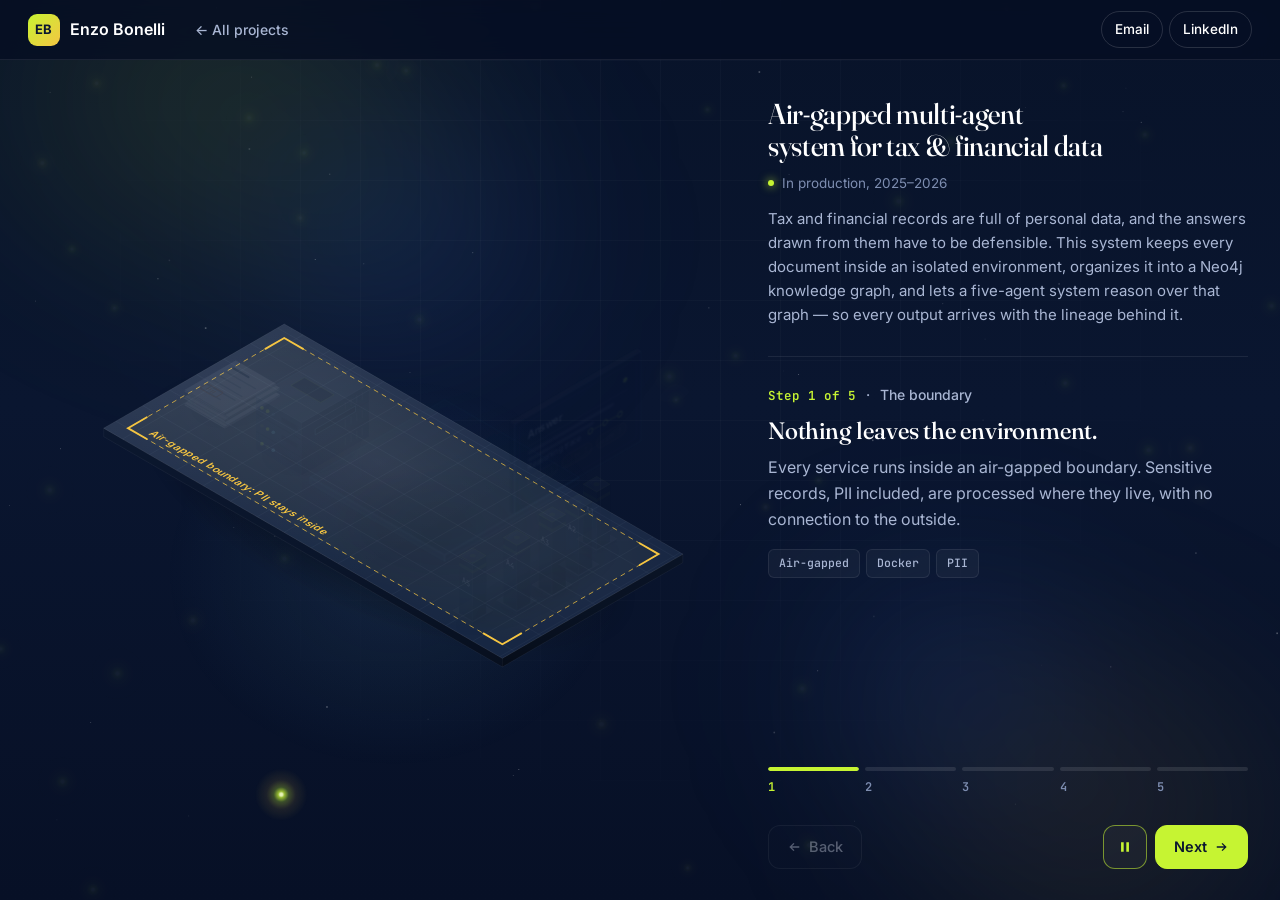
<file: projects/graphrag-tax/index.html>
<!DOCTYPE html>
<html lang="en" data-theme="dark">
<head>
  <meta charset="UTF-8" />
  <meta name="viewport" content="width=device-width, initial-scale=1.0, viewport-fit=cover" />
  <title>Air-gapped multi-agent system for tax &amp; financial data — Enzo Bonelli</title>
  <meta name="description" content="How an air-gapped, five-agent system turns tax and financial records into explainable answers with GraphRAG on a Neo4j knowledge graph." />
  <link rel="canonical" href="https://enzobonelli.com/projects/graphrag-tax/" />
  <meta property="og:type" content="article" />
  <meta property="og:site_name" content="Enzo Bonelli" />
  <meta property="og:title" content="Air-gapped multi-agent system for tax &amp; financial data" />
  <meta property="og:description" content="How an air-gapped, five-agent system turns tax and financial records into explainable answers with GraphRAG on a Neo4j knowledge graph." />
  <meta property="og:url" content="https://enzobonelli.com/projects/graphrag-tax/" />
  <meta property="og:image" content="https://enzobonelli.com/og-image.png" />
  <meta name="twitter:card" content="summary_large_image" />
  <meta name="theme-color" content="#0a1630" />
  <script>
    /* Same rule as the homepage: night is the default; a choice saved for
       this tab session ('eb-theme' in sessionStorage) wins. */
    (function () {
      var t = 'dark';
      try { localStorage.removeItem('eb-theme'); var s = sessionStorage.getItem('eb-theme'); if (s === 'light' || s === 'dark') t = s; } catch (e) {}
      document.documentElement.dataset.theme = t;
      var m = document.querySelector('meta[name="theme-color"]');
      if (m) m.setAttribute('content', t === 'light' ? '#0a0d14' : '#0a1630');
    })();
  </script>
  <link rel="icon" href="../../favicon.svg" type="image/svg+xml" />
  <link rel="apple-touch-icon" href="../../apple-touch-icon.png" />
  <link rel="preconnect" href="https://fonts.googleapis.com" />
  <link rel="preconnect" href="https://fonts.gstatic.com" crossorigin />
  <link href="https://fonts.googleapis.com/css2?family=Fraunces:opsz,wght@9..144,400;9..144,500;9..144,600&family=Inter:wght@400;500;600;700&family=JetBrains+Mono:wght@500;600&display=swap" rel="stylesheet" />
  <link rel="stylesheet" href="../../styles.css" />
  <link rel="stylesheet" href="../../scenes/graphrag-scene.css" />
  <link rel="stylesheet" href="../project.css" />
</head>
<body class="pj" data-scene="GraphragScene" data-scene-alt="IsoScene">
  <div class="bg-gradient" aria-hidden="true"></div>
  <div class="bg-grid" aria-hidden="true"></div>

  <a class="pj-skip" href="#pj-explain">Skip to the explanation</a>

  <header class="pj-top">
    <a class="pj-brand" href="../../index.html" aria-label="Enzo Bonelli, home">
      <span class="pj-brand-mark" aria-hidden="true">EB</span>
      <span class="pj-brand-name">Enzo Bonelli</span>
    </a>
    <a class="pj-all" href="../../index.html#projects">&larr; All projects</a>
    <nav class="pj-reach" aria-label="Contact">
      <a href="mailto:enzopbonelli@gmail.com">Email</a>
      <a href="https://www.linkedin.com/in/enzobonelli/" target="_blank" rel="noopener">LinkedIn</a>
    </nav>
  </header>

  <main class="pj-main" id="main">
    <header class="pj-head">
      <h1 class="pj-title" id="pj-title">Air-gapped multi-agent system for tax &amp; financial data</h1>
      <p class="pj-meta">In production, 2025–2026</p>
    </header>

    <section class="pj-stage" aria-label="Architecture, built step by step">
      <div class="pj-scene" id="pj-scene"></div>
    </section>

    <p class="pj-summary">Tax and financial records are full of personal data, and the answers drawn from them have to be defensible. This system keeps every document inside an isolated environment, organizes it into a Neo4j knowledge graph, and lets a five-agent system reason over that graph &mdash; so every output arrives with the lineage behind it.</p>

    <div class="pj-explain" id="pj-explain">
        <ol class="pj-steps">
          <li class="pj-step" id="pj-step-1" data-name="The boundary">
            <p class="pj-step-label"><span class="pj-step-num">Step 1 of 5</span> <span aria-hidden="true">·</span> The boundary</p>
            <h2 tabindex="-1">Nothing leaves the environment.</h2>
            <p>Every service runs inside an air-gapped boundary. Sensitive records, PII included, are processed where they live, with no connection to the outside.</p>
            <ul class="pj-chips"><li>Air-gapped</li><li>Docker</li><li>PII</li></ul>
          </li>
          <li class="pj-step" id="pj-step-2" data-name="Ingest">
            <p class="pj-step-label"><span class="pj-step-num">Step 2 of 5</span> <span aria-hidden="true">·</span> Ingest</p>
            <h2 tabindex="-1">Documents enter through ingestion services.</h2>
            <p>Dockerized FastAPI microservices take in tax and financial records and load them into the knowledge graph.</p>
            <ul class="pj-chips"><li>FastAPI</li><li>Python</li><li>Docker</li></ul>
          </li>
          <li class="pj-step" id="pj-step-3" data-name="Build the graph">
            <p class="pj-step-label"><span class="pj-step-num">Step 3 of 5</span> <span aria-hidden="true">·</span> Build the graph</p>
            <h2 tabindex="-1">Records become a connected knowledge graph.</h2>
            <p>The data is stored in Neo4j as connected entities, so each fact stays linked to where it came from. That lineage is what makes the reasoning traceable later.</p>
            <ul class="pj-chips"><li>Neo4j</li><li>GraphRAG</li><li>Lineage</li></ul>
          </li>
          <li class="pj-step" id="pj-step-4" data-name="Agents query the graph">
            <p class="pj-step-label"><span class="pj-step-num">Step 4 of 5</span> <span aria-hidden="true">·</span> Agents query the graph</p>
            <h2 tabindex="-1">Five agents reason over the graph.</h2>
            <p>A five-agent architecture works through the records, querying the graph for context and citing it for the conclusions it draws.</p>
            <ul class="pj-chips"><li>Multi-agent</li><li>GraphRAG</li><li>FastAPI</li></ul>
          </li>
          <li class="pj-step" id="pj-step-5" data-name="Explainable answer">
            <p class="pj-step-label"><span class="pj-step-num">Step 5 of 5</span> <span aria-hidden="true">·</span> Explainable answer</p>
            <h2 tabindex="-1">Every answer shows its work.</h2>
            <p>The agents deliver their output to a vanilla JS interface, where each answer can be traced back through the graph to the records behind it.</p>
            <ul class="pj-chips"><li>Explainable output</li><li>Vanilla JS</li><li>Lineage</li></ul>
          </li>
          <li class="pj-step pj-complete" id="pj-complete" data-name="The full system">
            <p class="pj-step-label"><span class="pj-step-num">Complete</span> <span aria-hidden="true">·</span> The full system</p>
            <h2 tabindex="-1">Isolated, traceable, explainable.</h2>
            <p>Sensitive financial data stays inside the boundary, and every output can be followed back to its source. GraphRAG on Neo4j gives reviewers the reasoning, not just the result.</p>
            <ul class="pj-chips" aria-label="Full tech stack"><li>Multi-agent</li><li>GraphRAG</li><li>Neo4j</li><li>FastAPI</li><li>Docker</li><li>Python</li><li>Vanilla JS</li><li>Air-gapped</li></ul>
            <div class="pj-onward">
              <a class="btn btn-primary" href="../public-sector-graphrag/" aria-label="Next project: Agentic GraphRAG on secure networks" title="Agentic GraphRAG on secure networks">Next project &rarr;</a>
              <a class="btn btn-ghost" href="../../index.html#projects">&larr; All projects</a>
            </div>
          </li>
        </ol>
        <p class="sr-only" id="pj-live" aria-live="polite"></p>
      </div>

      <nav class="pj-controls" aria-label="Step controls">
        <button type="button" class="pj-btn pj-back" aria-label="Previous step"><svg viewBox="0 0 16 16" aria-hidden="true"><path d="M7.4 3.3 2.7 8l4.7 4.7 1.1-1.1-2.9-2.8H14V7.2H5.6l2.9-2.8z"/></svg><span class="pj-btn-text">Back</span></button>
        <ol class="pj-bar">
          <li><button type="button" class="pj-seg" data-goto="0" aria-label="Step 1: The boundary"><span class="pj-seg-track"><i></i></span><span class="pj-seg-num" aria-hidden="true">1</span></button></li>
          <li><button type="button" class="pj-seg" data-goto="1" aria-label="Step 2: Ingest"><span class="pj-seg-track"><i></i></span><span class="pj-seg-num" aria-hidden="true">2</span></button></li>
          <li><button type="button" class="pj-seg" data-goto="2" aria-label="Step 3: Build the graph"><span class="pj-seg-track"><i></i></span><span class="pj-seg-num" aria-hidden="true">3</span></button></li>
          <li><button type="button" class="pj-seg" data-goto="3" aria-label="Step 4: Agents query the graph"><span class="pj-seg-track"><i></i></span><span class="pj-seg-num" aria-hidden="true">4</span></button></li>
          <li><button type="button" class="pj-seg" data-goto="4" aria-label="Step 5: Explainable answer"><span class="pj-seg-track"><i></i></span><span class="pj-seg-num" aria-hidden="true">5</span></button></li>
        </ol>
        <button type="button" class="pj-btn pj-play" aria-pressed="false" aria-label="Play"><svg class="pj-ico-play" viewBox="0 0 16 16" aria-hidden="true"><path d="M4 2.5v11L13.5 8z"/></svg><svg class="pj-ico-pause" viewBox="0 0 16 16" aria-hidden="true"><path d="M3.5 2.5h3v11h-3zM9.5 2.5h3v11h-3z"/></svg></button>
        <button type="button" class="pj-btn pj-next" aria-label="Next step"><span class="pj-btn-text">Next</span><svg viewBox="0 0 16 16" aria-hidden="true"><path d="M8.6 3.3 13.3 8l-4.7 4.7-1.1-1.1 2.9-2.8H2V7.2h8.4L7.5 4.4z"/></svg></button>
        <p class="pj-keys" aria-hidden="true"><kbd>&larr;</kbd> <kbd>&rarr;</kbd> or <kbd>Space</kbd> to move through the steps</p>
      </nav>
  </main>

  <script src="../../fireflies.js"></script>
  <script src="../../scenes/graphrag-scene.js" defer></script>
  <script src="../project.js" defer></script>
</body>
</html>
</file>
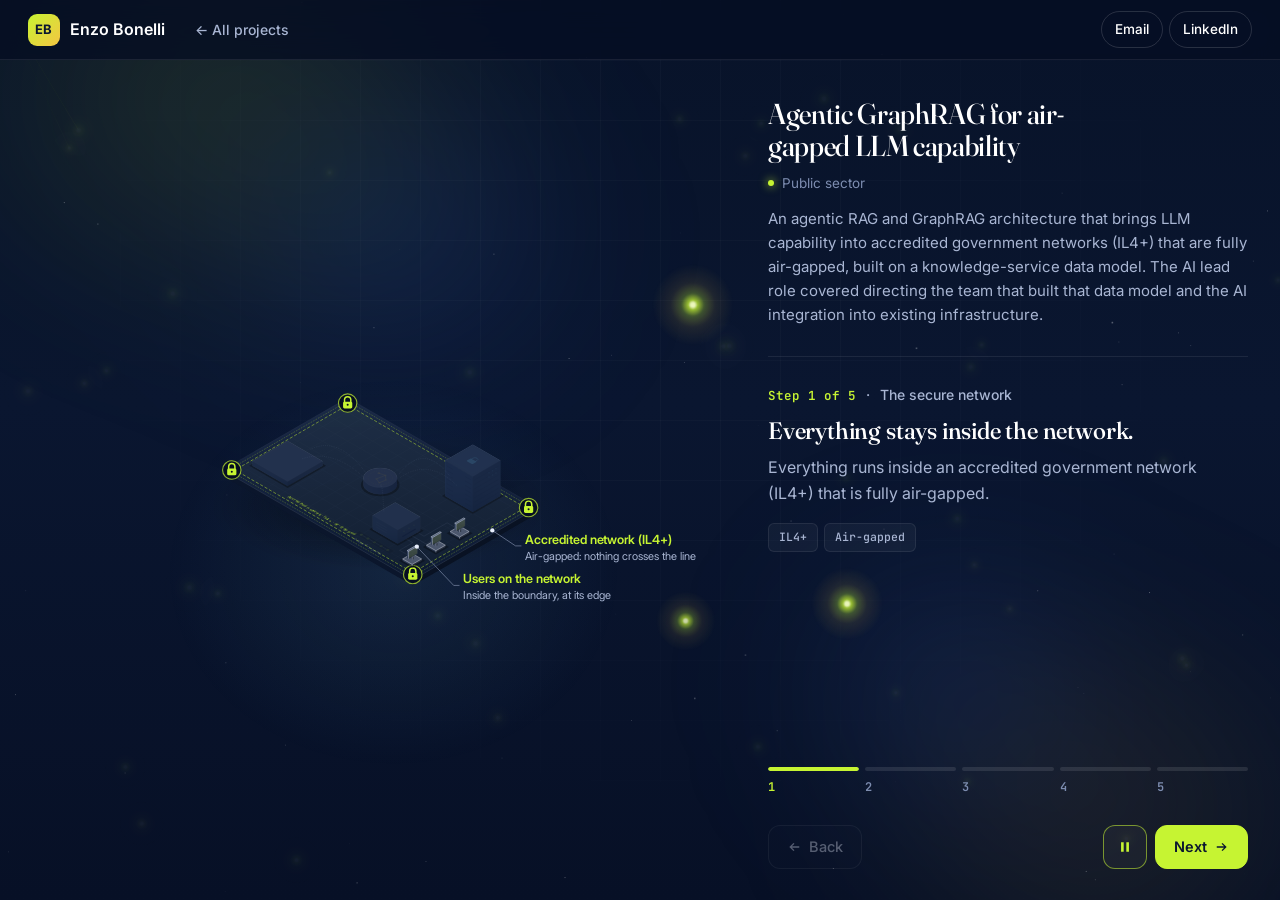
<file: projects/public-sector-graphrag/index.html>
<!DOCTYPE html>
<html lang="en" data-theme="dark">
<head>
  <meta charset="UTF-8" />
  <meta name="viewport" content="width=device-width, initial-scale=1.0, viewport-fit=cover" />
  <title>Agentic GraphRAG for air-gapped LLM capability — Enzo Bonelli</title>
  <meta name="description" content="How an agentic RAG and GraphRAG architecture brings LLM capability into accredited, air-gapped government networks (IL4+), built on a knowledge-service data model." />
  <link rel="canonical" href="https://enzobonelli.com/projects/public-sector-graphrag/" />
  <meta property="og:type" content="article" />
  <meta property="og:site_name" content="Enzo Bonelli" />
  <meta property="og:title" content="Agentic GraphRAG for air-gapped LLM capability" />
  <meta property="og:description" content="How an agentic RAG and GraphRAG architecture brings LLM capability into accredited, air-gapped government networks (IL4+), built on a knowledge-service data model." />
  <meta property="og:url" content="https://enzobonelli.com/projects/public-sector-graphrag/" />
  <meta property="og:image" content="https://enzobonelli.com/og-image.png" />
  <meta name="twitter:card" content="summary_large_image" />
  <meta name="theme-color" content="#0a1630" />
  <script>
    /* Same rule as the homepage: night is the default; a choice saved for
       this tab session ('eb-theme' in sessionStorage) wins. */
    (function () {
      var t = 'dark';
      try { localStorage.removeItem('eb-theme'); var s = sessionStorage.getItem('eb-theme'); if (s === 'light' || s === 'dark') t = s; } catch (e) {}
      document.documentElement.dataset.theme = t;
      var m = document.querySelector('meta[name="theme-color"]');
      if (m) m.setAttribute('content', t === 'light' ? '#0a0d14' : '#0a1630');
    })();
  </script>
  <link rel="icon" href="../../favicon.svg" type="image/svg+xml" />
  <link rel="apple-touch-icon" href="../../apple-touch-icon.png" />
  <link rel="preconnect" href="https://fonts.googleapis.com" />
  <link rel="preconnect" href="https://fonts.gstatic.com" crossorigin />
  <link href="https://fonts.googleapis.com/css2?family=Fraunces:opsz,wght@9..144,400;9..144,500;9..144,600&family=Inter:wght@400;500;600;700&family=JetBrains+Mono:wght@500;600&display=swap" rel="stylesheet" />
  <link rel="stylesheet" href="../../styles.css" />
  <link rel="stylesheet" href="../../scenes/public-sector-scene.css" />
  <link rel="stylesheet" href="../project.css" />
</head>
<body class="pj" data-scene="PublicSectorScene">
  <div class="bg-gradient" aria-hidden="true"></div>
  <div class="bg-grid" aria-hidden="true"></div>

  <a class="pj-skip" href="#pj-explain">Skip to the explanation</a>

  <header class="pj-top">
    <a class="pj-brand" href="../../index.html" aria-label="Enzo Bonelli, home">
      <span class="pj-brand-mark" aria-hidden="true">EB</span>
      <span class="pj-brand-name">Enzo Bonelli</span>
    </a>
    <a class="pj-all" href="../../index.html#projects">&larr; All projects</a>
    <nav class="pj-reach" aria-label="Contact">
      <a href="mailto:enzopbonelli@gmail.com">Email</a>
      <a href="https://www.linkedin.com/in/enzobonelli/" target="_blank" rel="noopener">LinkedIn</a>
    </nav>
  </header>

  <main class="pj-main" id="main">
    <header class="pj-head">
      <h1 class="pj-title" id="pj-title">Agentic GraphRAG for air-gapped LLM capability</h1>
      <p class="pj-meta">Public sector</p>
    </header>

    <section class="pj-stage" aria-label="Architecture, built step by step">
      <div class="pj-scene" id="pj-scene"></div>
    </section>

    <p class="pj-summary">An agentic RAG and GraphRAG architecture that brings LLM capability into accredited government networks (IL4+) that are fully air-gapped, built on a knowledge-service data model. The AI lead role covered directing the team that built that data model and the AI integration into existing infrastructure.</p>

    <div class="pj-explain" id="pj-explain">
        <ol class="pj-steps">
          <li class="pj-step" id="pj-step-1" data-name="The secure network">
            <p class="pj-step-label"><span class="pj-step-num">Step 1 of 5</span> <span aria-hidden="true">·</span> The secure network</p>
            <h2 tabindex="-1">Everything stays inside the network.</h2>
            <p>Everything runs inside an accredited government network (IL4+) that is fully air-gapped.</p>
            <ul class="pj-chips"><li>IL4+</li><li>Air-gapped</li></ul>
          </li>
          <li class="pj-step" id="pj-step-2" data-name="Knowledge-service data model">
            <p class="pj-step-label"><span class="pj-step-num">Step 2 of 5</span> <span aria-hidden="true">·</span> Knowledge-service data model</p>
            <h2 tabindex="-1">A knowledge graph grounds the answers.</h2>
            <p>The AI lead role covered directing the team that built the knowledge-service data model: a Neo4j knowledge graph that grounds the agents’ answers.</p>
            <ul class="pj-chips"><li>Neo4j</li><li>GraphRAG</li><li>Data model</li></ul>
          </li>
          <li class="pj-step" id="pj-step-3" data-name="Agent crew">
            <p class="pj-step-label"><span class="pj-step-num">Step 3 of 5</span> <span aria-hidden="true">·</span> Agent crew</p>
            <h2 tabindex="-1">Agents retrieve context from the graph.</h2>
            <p>Agents built with CrewAI and LangChain retrieve context from the graph, combining agentic RAG with GraphRAG.</p>
            <ul class="pj-chips"><li>CrewAI</li><li>LangChain</li><li>Agentic RAG</li></ul>
          </li>
          <li class="pj-step" id="pj-step-4" data-name="Air-gapped LLM">
            <p class="pj-step-label"><span class="pj-step-num">Step 4 of 5</span> <span aria-hidden="true">·</span> Air-gapped LLM</p>
            <h2 tabindex="-1">The model runs inside the boundary.</h2>
            <p>The agents reason with an LLM that runs inside the boundary and calls no external model APIs.</p>
            <ul class="pj-chips"><li>Air-gapped LLM</li><li>No external APIs</li></ul>
          </li>
          <li class="pj-step" id="pj-step-5" data-name="Served on the network">
            <p class="pj-step-label"><span class="pj-step-num">Step 5 of 5</span> <span aria-hidden="true">·</span> Served on the network</p>
            <h2 tabindex="-1">Answers are served on the network.</h2>
            <p>A FastAPI service in Docker, shipped with GitLab CI, delivers answers on the network and integrates with existing infrastructure. An enterprise API was also ported from Python to Go for a more scalable, resource-efficient service.</p>
            <ul class="pj-chips"><li>FastAPI</li><li>Docker</li><li>GitLab</li><li>Go</li></ul>
          </li>
          <li class="pj-step pj-complete" id="pj-complete" data-name="The full system">
            <p class="pj-step-label"><span class="pj-step-num">Complete</span> <span aria-hidden="true">·</span> The full system</p>
            <h2 tabindex="-1">Agentic GraphRAG, entirely inside the boundary.</h2>
            <p>Agentic RAG and GraphRAG on a knowledge-service data model bring LLM capability into accredited government networks (IL4+), with no external model APIs and integrated with existing infrastructure.</p>
            <ul class="pj-chips" aria-label="Full tech stack"><li>Agentic RAG</li><li>GraphRAG</li><li>CrewAI</li><li>LangChain</li><li>Neo4j</li><li>FastAPI</li><li>Go</li><li>Docker</li><li>GitLab</li><li>Air-gapped</li></ul>
            <div class="pj-onward">
              <a class="btn btn-primary" href="../serverless-doc-ai/" aria-label="Next project: Serverless document AI" title="Serverless document AI">Next project &rarr;</a>
              <a class="btn btn-ghost" href="../../index.html#projects">&larr; All projects</a>
            </div>
          </li>
        </ol>
        <p class="sr-only" id="pj-live" aria-live="polite"></p>
      </div>

      <nav class="pj-controls" aria-label="Step controls">
        <button type="button" class="pj-btn pj-back" aria-label="Previous step"><svg viewBox="0 0 16 16" aria-hidden="true"><path d="M7.4 3.3 2.7 8l4.7 4.7 1.1-1.1-2.9-2.8H14V7.2H5.6l2.9-2.8z"/></svg><span class="pj-btn-text">Back</span></button>
        <ol class="pj-bar">
          <li><button type="button" class="pj-seg" data-goto="0" aria-label="Step 1: The secure network"><span class="pj-seg-track"><i></i></span><span class="pj-seg-num" aria-hidden="true">1</span></button></li>
          <li><button type="button" class="pj-seg" data-goto="1" aria-label="Step 2: Knowledge-service data model"><span class="pj-seg-track"><i></i></span><span class="pj-seg-num" aria-hidden="true">2</span></button></li>
          <li><button type="button" class="pj-seg" data-goto="2" aria-label="Step 3: Agent crew"><span class="pj-seg-track"><i></i></span><span class="pj-seg-num" aria-hidden="true">3</span></button></li>
          <li><button type="button" class="pj-seg" data-goto="3" aria-label="Step 4: Air-gapped LLM"><span class="pj-seg-track"><i></i></span><span class="pj-seg-num" aria-hidden="true">4</span></button></li>
          <li><button type="button" class="pj-seg" data-goto="4" aria-label="Step 5: Served on the network"><span class="pj-seg-track"><i></i></span><span class="pj-seg-num" aria-hidden="true">5</span></button></li>
        </ol>
        <button type="button" class="pj-btn pj-play" aria-pressed="false" aria-label="Play"><svg class="pj-ico-play" viewBox="0 0 16 16" aria-hidden="true"><path d="M4 2.5v11L13.5 8z"/></svg><svg class="pj-ico-pause" viewBox="0 0 16 16" aria-hidden="true"><path d="M3.5 2.5h3v11h-3zM9.5 2.5h3v11h-3z"/></svg></button>
        <button type="button" class="pj-btn pj-next" aria-label="Next step"><span class="pj-btn-text">Next</span><svg viewBox="0 0 16 16" aria-hidden="true"><path d="M8.6 3.3 13.3 8l-4.7 4.7-1.1-1.1 2.9-2.8H2V7.2h8.4L7.5 4.4z"/></svg></button>
        <p class="pj-keys" aria-hidden="true"><kbd>&larr;</kbd> <kbd>&rarr;</kbd> or <kbd>Space</kbd> to move through the steps</p>
      </nav>
  </main>

  <script src="../../fireflies.js"></script>
  <script src="../../scenes/public-sector-scene.js" defer></script>
  <script src="../project.js" defer></script>
</body>
</html>
</file>
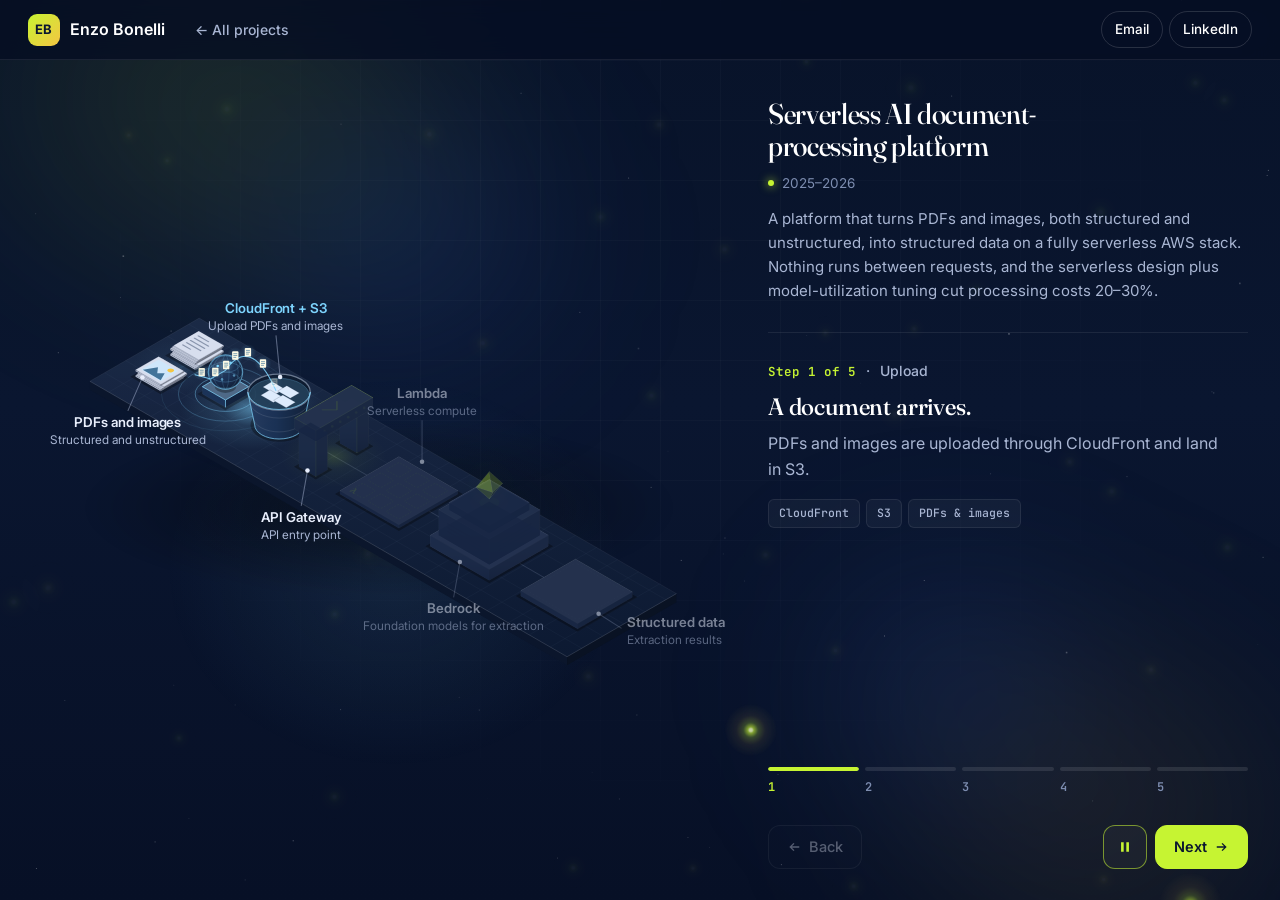
<file: projects/serverless-doc-ai/index.html>
<!DOCTYPE html>
<html lang="en" data-theme="dark">
<head>
  <meta charset="UTF-8" />
  <meta name="viewport" content="width=device-width, initial-scale=1.0, viewport-fit=cover" />
  <title>Serverless AI document-processing platform — Enzo Bonelli</title>
  <meta name="description" content="How a fully serverless AWS platform extracts structured data from PDFs and images with Bedrock, with no idle servers and 20–30% lower processing costs." />
  <link rel="canonical" href="https://enzobonelli.com/projects/serverless-doc-ai/" />
  <meta property="og:type" content="article" />
  <meta property="og:site_name" content="Enzo Bonelli" />
  <meta property="og:title" content="Serverless AI document-processing platform" />
  <meta property="og:description" content="How a fully serverless AWS platform extracts structured data from PDFs and images with Bedrock, with no idle servers and 20–30% lower processing costs." />
  <meta property="og:url" content="https://enzobonelli.com/projects/serverless-doc-ai/" />
  <meta property="og:image" content="https://enzobonelli.com/og-image.png" />
  <meta name="twitter:card" content="summary_large_image" />
  <meta name="theme-color" content="#0a1630" />
  <script>
    /* Same rule as the homepage: night is the default; a choice saved for
       this tab session ('eb-theme' in sessionStorage) wins. */
    (function () {
      var t = 'dark';
      try { localStorage.removeItem('eb-theme'); var s = sessionStorage.getItem('eb-theme'); if (s === 'light' || s === 'dark') t = s; } catch (e) {}
      document.documentElement.dataset.theme = t;
      var m = document.querySelector('meta[name="theme-color"]');
      if (m) m.setAttribute('content', t === 'light' ? '#0a0d14' : '#0a1630');
    })();
  </script>
  <link rel="icon" href="../../favicon.svg" type="image/svg+xml" />
  <link rel="apple-touch-icon" href="../../apple-touch-icon.png" />
  <link rel="preconnect" href="https://fonts.googleapis.com" />
  <link rel="preconnect" href="https://fonts.gstatic.com" crossorigin />
  <link href="https://fonts.googleapis.com/css2?family=Fraunces:opsz,wght@9..144,400;9..144,500;9..144,600&family=Inter:wght@400;500;600;700&family=JetBrains+Mono:wght@500;600&display=swap" rel="stylesheet" />
  <link rel="stylesheet" href="../../styles.css" />
  <link rel="stylesheet" href="../../scenes/serverless-scene.css" />
  <link rel="stylesheet" href="../project.css" />
</head>
<body class="pj" data-scene="ServerlessScene">
  <div class="bg-gradient" aria-hidden="true"></div>
  <div class="bg-grid" aria-hidden="true"></div>

  <a class="pj-skip" href="#pj-explain">Skip to the explanation</a>

  <header class="pj-top">
    <a class="pj-brand" href="../../index.html" aria-label="Enzo Bonelli, home">
      <span class="pj-brand-mark" aria-hidden="true">EB</span>
      <span class="pj-brand-name">Enzo Bonelli</span>
    </a>
    <a class="pj-all" href="../../index.html#projects">&larr; All projects</a>
    <nav class="pj-reach" aria-label="Contact">
      <a href="mailto:enzopbonelli@gmail.com">Email</a>
      <a href="https://www.linkedin.com/in/enzobonelli/" target="_blank" rel="noopener">LinkedIn</a>
    </nav>
  </header>

  <main class="pj-main" id="main">
    <header class="pj-head">
      <h1 class="pj-title" id="pj-title">Serverless AI document-processing platform</h1>
      <p class="pj-meta">2025–2026</p>
    </header>

    <section class="pj-stage" aria-label="Architecture, built step by step">
      <div class="pj-scene" id="pj-scene"></div>
    </section>

    <p class="pj-summary">A platform that turns PDFs and images, both structured and unstructured, into structured data on a fully serverless AWS stack. Nothing runs between requests, and the serverless design plus model-utilization tuning cut processing costs 20–30%.</p>

    <div class="pj-explain" id="pj-explain">
        <ol class="pj-steps">
          <li class="pj-step" id="pj-step-1" data-name="Upload">
            <p class="pj-step-label"><span class="pj-step-num">Step 1 of 5</span> <span aria-hidden="true">·</span> Upload</p>
            <h2 tabindex="-1">A document arrives.</h2>
            <p>PDFs and images are uploaded through CloudFront and land in S3.</p>
            <ul class="pj-chips"><li>CloudFront</li><li>S3</li><li>PDFs &amp; images</li></ul>
          </li>
          <li class="pj-step" id="pj-step-2" data-name="Request">
            <p class="pj-step-label"><span class="pj-step-num">Step 2 of 5</span> <span aria-hidden="true">·</span> Request</p>
            <h2 tabindex="-1">Each upload becomes an API request.</h2>
            <p>API Gateway receives the request and routes it into the processing pipeline. No server sits waiting for it.</p>
            <ul class="pj-chips"><li>API Gateway</li><li>Serverless</li><li>AWS</li></ul>
          </li>
          <li class="pj-step" id="pj-step-3" data-name="Compute on demand">
            <p class="pj-step-label"><span class="pj-step-num">Step 3 of 5</span> <span aria-hidden="true">·</span> Compute on demand</p>
            <h2 tabindex="-1">Compute starts only when there’s work.</h2>
            <p>Lambda functions run per request and scale back to zero afterwards, so there are no idle servers to pay for.</p>
            <ul class="pj-chips"><li>Lambda</li><li>On demand</li><li>No idle servers</li></ul>
          </li>
          <li class="pj-step" id="pj-step-4" data-name="Extract">
            <p class="pj-step-label"><span class="pj-step-num">Step 4 of 5</span> <span aria-hidden="true">·</span> Extract</p>
            <h2 tabindex="-1">A model reads the document.</h2>
            <p>Bedrock models pull fields from structured forms and meaning from unstructured documents. Tuning how the models are used keeps spend in check.</p>
            <ul class="pj-chips"><li>Bedrock</li><li>Extraction</li><li>Model tuning</li></ul>
          </li>
          <li class="pj-step" id="pj-step-5" data-name="Structured data">
            <p class="pj-step-label"><span class="pj-step-num">Step 5 of 5</span> <span aria-hidden="true">·</span> Structured data</p>
            <h2 tabindex="-1">Documents come out as structured data.</h2>
            <p>The extracted results return as structured data, ready for the systems that need them.</p>
            <ul class="pj-chips"><li>Structured data</li><li>Lambda</li><li>S3</li></ul>
          </li>
          <li class="pj-step pj-complete" id="pj-complete" data-name="The full system">
            <p class="pj-step-label"><span class="pj-step-num">Complete</span> <span aria-hidden="true">·</span> The full system</p>
            <h2 tabindex="-1">Pay for the work, not the wait.</h2>
            <p>A fully serverless path from upload to structured data: CloudFront and S3, API Gateway, Lambda and Bedrock. The serverless design and model-utilization tuning cut processing costs 20–30%.</p>
            <ul class="pj-chips" aria-label="Full tech stack"><li>AWS</li><li>CloudFront</li><li>S3</li><li>API Gateway</li><li>Lambda</li><li>Bedrock</li><li>Serverless</li><li>Document AI</li></ul>
            <div class="pj-onward">
              <a class="btn btn-primary" href="../voice-ai/" aria-label="Next project: Real-time voice agent" title="Real-time voice agent">Next project &rarr;</a>
              <a class="btn btn-ghost" href="../../index.html#projects">&larr; All projects</a>
            </div>
          </li>
        </ol>
        <p class="sr-only" id="pj-live" aria-live="polite"></p>
      </div>

      <nav class="pj-controls" aria-label="Step controls">
        <button type="button" class="pj-btn pj-back" aria-label="Previous step"><svg viewBox="0 0 16 16" aria-hidden="true"><path d="M7.4 3.3 2.7 8l4.7 4.7 1.1-1.1-2.9-2.8H14V7.2H5.6l2.9-2.8z"/></svg><span class="pj-btn-text">Back</span></button>
        <ol class="pj-bar">
          <li><button type="button" class="pj-seg" data-goto="0" aria-label="Step 1: Upload"><span class="pj-seg-track"><i></i></span><span class="pj-seg-num" aria-hidden="true">1</span></button></li>
          <li><button type="button" class="pj-seg" data-goto="1" aria-label="Step 2: Request"><span class="pj-seg-track"><i></i></span><span class="pj-seg-num" aria-hidden="true">2</span></button></li>
          <li><button type="button" class="pj-seg" data-goto="2" aria-label="Step 3: Compute on demand"><span class="pj-seg-track"><i></i></span><span class="pj-seg-num" aria-hidden="true">3</span></button></li>
          <li><button type="button" class="pj-seg" data-goto="3" aria-label="Step 4: Extract"><span class="pj-seg-track"><i></i></span><span class="pj-seg-num" aria-hidden="true">4</span></button></li>
          <li><button type="button" class="pj-seg" data-goto="4" aria-label="Step 5: Structured data"><span class="pj-seg-track"><i></i></span><span class="pj-seg-num" aria-hidden="true">5</span></button></li>
        </ol>
        <button type="button" class="pj-btn pj-play" aria-pressed="false" aria-label="Play"><svg class="pj-ico-play" viewBox="0 0 16 16" aria-hidden="true"><path d="M4 2.5v11L13.5 8z"/></svg><svg class="pj-ico-pause" viewBox="0 0 16 16" aria-hidden="true"><path d="M3.5 2.5h3v11h-3zM9.5 2.5h3v11h-3z"/></svg></button>
        <button type="button" class="pj-btn pj-next" aria-label="Next step"><span class="pj-btn-text">Next</span><svg viewBox="0 0 16 16" aria-hidden="true"><path d="M8.6 3.3 13.3 8l-4.7 4.7-1.1-1.1 2.9-2.8H2V7.2h8.4L7.5 4.4z"/></svg></button>
        <p class="pj-keys" aria-hidden="true"><kbd>&larr;</kbd> <kbd>&rarr;</kbd> or <kbd>Space</kbd> to move through the steps</p>
      </nav>
  </main>

  <script src="../../fireflies.js"></script>
  <script src="../../scenes/serverless-scene.js" defer></script>
  <script src="../project.js" defer></script>
</body>
</html>
</file>
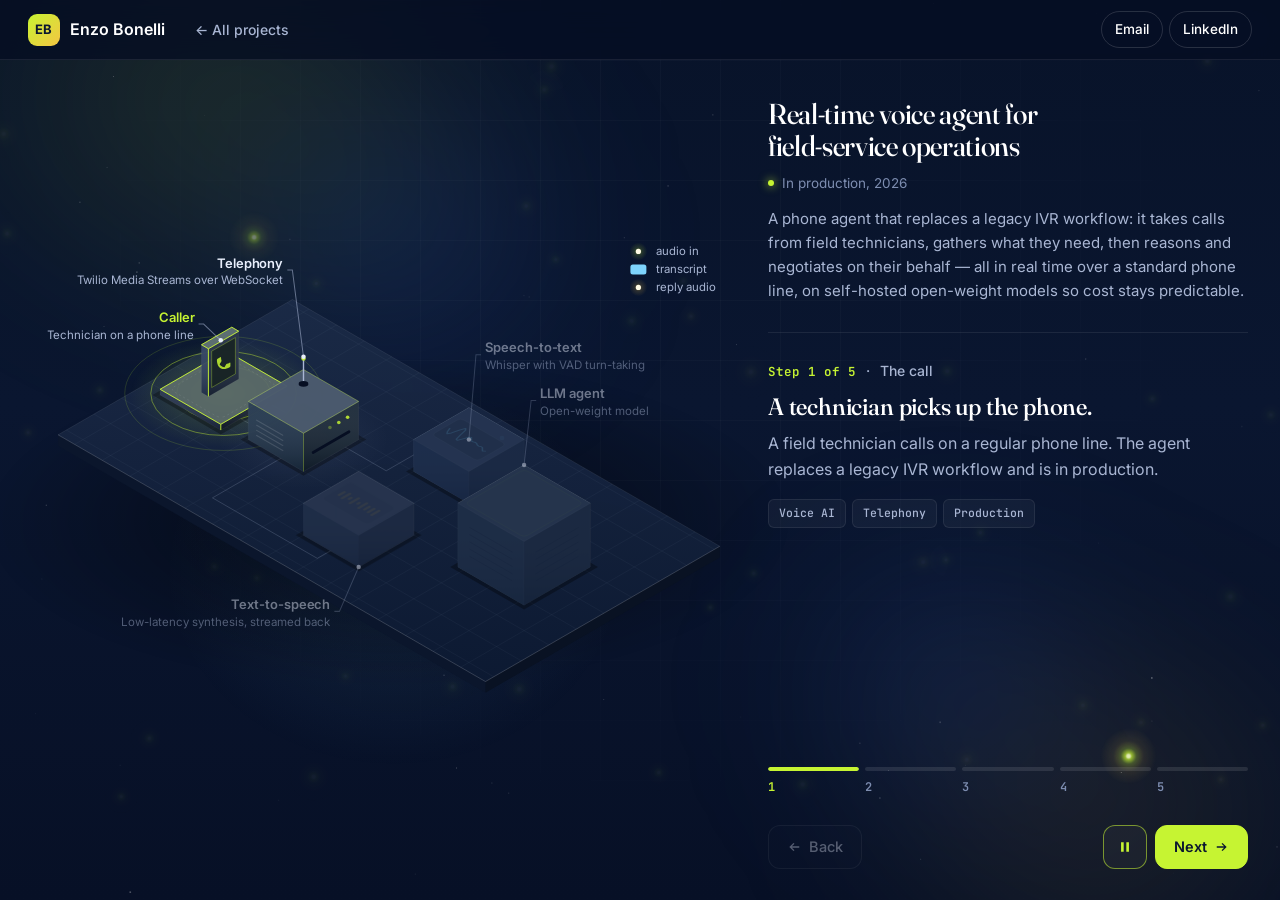
<file: projects/voice-ai/index.html>
<!DOCTYPE html>
<html lang="en" data-theme="dark">
<head>
  <meta charset="UTF-8" />
  <meta name="viewport" content="width=device-width, initial-scale=1.0, viewport-fit=cover" />
  <title>Real-time voice agent for field-service operations — Enzo Bonelli</title>
  <meta name="description" content="How a self-hosted, real-time voice AI agent takes calls from field technicians, reasons through the intake and speaks back, streaming end to end." />
  <link rel="canonical" href="https://enzobonelli.com/projects/voice-ai/" />
  <meta property="og:type" content="article" />
  <meta property="og:site_name" content="Enzo Bonelli" />
  <meta property="og:title" content="Real-time voice agent for field-service operations" />
  <meta property="og:description" content="How a self-hosted, real-time voice AI agent takes calls from field technicians, reasons through the intake and speaks back, streaming end to end." />
  <meta property="og:url" content="https://enzobonelli.com/projects/voice-ai/" />
  <meta property="og:image" content="https://enzobonelli.com/og-image.png" />
  <meta name="twitter:card" content="summary_large_image" />
  <meta name="theme-color" content="#0a1630" />
  <script>
    /* Same rule as the homepage: night is the default; a choice saved for
       this tab session ('eb-theme' in sessionStorage) wins. */
    (function () {
      var t = 'dark';
      try { localStorage.removeItem('eb-theme'); var s = sessionStorage.getItem('eb-theme'); if (s === 'light' || s === 'dark') t = s; } catch (e) {}
      document.documentElement.dataset.theme = t;
      var m = document.querySelector('meta[name="theme-color"]');
      if (m) m.setAttribute('content', t === 'light' ? '#0a0d14' : '#0a1630');
    })();
  </script>
  <link rel="icon" href="../../favicon.svg" type="image/svg+xml" />
  <link rel="apple-touch-icon" href="../../apple-touch-icon.png" />
  <link rel="preconnect" href="https://fonts.googleapis.com" />
  <link rel="preconnect" href="https://fonts.gstatic.com" crossorigin />
  <link href="https://fonts.googleapis.com/css2?family=Fraunces:opsz,wght@9..144,400;9..144,500;9..144,600&family=Inter:wght@400;500;600;700&family=JetBrains+Mono:wght@500;600&display=swap" rel="stylesheet" />
  <link rel="stylesheet" href="../../styles.css" />
  <link rel="stylesheet" href="../../scenes/voice-scene.css" />
  <link rel="stylesheet" href="../project.css" />
</head>
<body class="pj" data-scene="VoiceScene">
  <div class="bg-gradient" aria-hidden="true"></div>
  <div class="bg-grid" aria-hidden="true"></div>

  <a class="pj-skip" href="#pj-explain">Skip to the explanation</a>

  <header class="pj-top">
    <a class="pj-brand" href="../../index.html" aria-label="Enzo Bonelli, home">
      <span class="pj-brand-mark" aria-hidden="true">EB</span>
      <span class="pj-brand-name">Enzo Bonelli</span>
    </a>
    <a class="pj-all" href="../../index.html#projects">&larr; All projects</a>
    <nav class="pj-reach" aria-label="Contact">
      <a href="mailto:enzopbonelli@gmail.com">Email</a>
      <a href="https://www.linkedin.com/in/enzobonelli/" target="_blank" rel="noopener">LinkedIn</a>
    </nav>
  </header>

  <main class="pj-main" id="main">
    <header class="pj-head">
      <h1 class="pj-title" id="pj-title">Real-time voice agent for field-service operations</h1>
      <p class="pj-meta">In production, 2026</p>
    </header>

    <section class="pj-stage" aria-label="Architecture, built step by step">
      <div class="pj-scene" id="pj-scene"></div>
    </section>

    <p class="pj-summary">A phone agent that replaces a legacy IVR workflow: it takes calls from field technicians, gathers what they need, then reasons and negotiates on their behalf &mdash; all in real time over a standard phone line, on self-hosted open-weight models so cost stays predictable.</p>

    <div class="pj-explain" id="pj-explain">
        <ol class="pj-steps">
          <li class="pj-step" id="pj-step-1" data-name="The call">
            <p class="pj-step-label"><span class="pj-step-num">Step 1 of 5</span> <span aria-hidden="true">·</span> The call</p>
            <h2 tabindex="-1">A technician picks up the phone.</h2>
            <p>A field technician calls on a regular phone line. The agent replaces a legacy IVR workflow and is in production.</p>
            <ul class="pj-chips"><li>Voice AI</li><li>Telephony</li><li>Production</li></ul>
          </li>
          <li class="pj-step" id="pj-step-2" data-name="Stream in">
            <p class="pj-step-label"><span class="pj-step-num">Step 2 of 5</span> <span aria-hidden="true">·</span> Stream in</p>
            <h2 tabindex="-1">Audio streams in as it’s spoken.</h2>
            <p>Twilio Media Streams carries the call audio over a WebSocket into a self-hosted boundary. Nothing is recorded first and processed later.</p>
            <ul class="pj-chips"><li>Twilio</li><li>WebSockets</li><li>Self-hosted</li></ul>
          </li>
          <li class="pj-step" id="pj-step-3" data-name="Understand">
            <p class="pj-step-label"><span class="pj-step-num">Step 3 of 5</span> <span aria-hidden="true">·</span> Understand</p>
            <h2 tabindex="-1">Speech becomes text, turn by turn.</h2>
            <p>Whisper transcribes the call while voice-activity detection handles turn-taking, so the agent knows when the caller has finished.</p>
            <ul class="pj-chips"><li>Whisper</li><li>VAD</li><li>Streaming</li></ul>
          </li>
          <li class="pj-step" id="pj-step-4" data-name="Reason &amp; negotiate">
            <p class="pj-step-label"><span class="pj-step-num">Step 4 of 5</span> <span aria-hidden="true">·</span> Reason &amp; negotiate</p>
            <h2 tabindex="-1">The agent does the work.</h2>
            <p>An LLM agent on a self-hosted open-weight model runs the intake, gathers the details it needs and handles the follow-up conversation on the technician’s behalf.</p>
            <ul class="pj-chips"><li>Open-weight LLM</li><li>Agentic</li><li>Self-hosted</li></ul>
          </li>
          <li class="pj-step" id="pj-step-5" data-name="Speak back">
            <p class="pj-step-label"><span class="pj-step-num">Step 5 of 5</span> <span aria-hidden="true">·</span> Speak back</p>
            <h2 tabindex="-1">The reply streams back to the call.</h2>
            <p>Low-latency text-to-speech streams the answer back through the call. It’s streaming end to end, and self-hosting keeps cost predictable.</p>
            <ul class="pj-chips"><li>TTS</li><li>Low latency</li><li>Streaming</li></ul>
          </li>
          <li class="pj-step pj-complete" id="pj-complete" data-name="The full system">
            <p class="pj-step-label"><span class="pj-step-num">Complete</span> <span aria-hidden="true">·</span> The full system</p>
            <h2 tabindex="-1">Real time, self-hosted, in production.</h2>
            <p>Speech recognition, reasoning and voice all run inside a self-hosted boundary, streaming end to end over a standard phone line &mdash; so the agent sounds immediate and the cost stays predictable.</p>
            <ul class="pj-chips" aria-label="Full tech stack"><li>Voice AI</li><li>Twilio</li><li>Whisper</li><li>Open-weight LLM</li><li>TTS</li><li>WebSockets</li><li>Self-hosted</li></ul>
            <div class="pj-onward">
              <a class="btn btn-primary" href="../graphrag-tax/" aria-label="Next project: Air-gapped multi-agent GraphRAG" title="Air-gapped multi-agent GraphRAG">Next project &rarr;</a>
              <a class="btn btn-ghost" href="../../index.html#projects">&larr; All projects</a>
            </div>
          </li>
        </ol>
        <p class="sr-only" id="pj-live" aria-live="polite"></p>
      </div>

      <nav class="pj-controls" aria-label="Step controls">
        <button type="button" class="pj-btn pj-back" aria-label="Previous step"><svg viewBox="0 0 16 16" aria-hidden="true"><path d="M7.4 3.3 2.7 8l4.7 4.7 1.1-1.1-2.9-2.8H14V7.2H5.6l2.9-2.8z"/></svg><span class="pj-btn-text">Back</span></button>
        <ol class="pj-bar">
          <li><button type="button" class="pj-seg" data-goto="0" aria-label="Step 1: The call"><span class="pj-seg-track"><i></i></span><span class="pj-seg-num" aria-hidden="true">1</span></button></li>
          <li><button type="button" class="pj-seg" data-goto="1" aria-label="Step 2: Stream in"><span class="pj-seg-track"><i></i></span><span class="pj-seg-num" aria-hidden="true">2</span></button></li>
          <li><button type="button" class="pj-seg" data-goto="2" aria-label="Step 3: Understand"><span class="pj-seg-track"><i></i></span><span class="pj-seg-num" aria-hidden="true">3</span></button></li>
          <li><button type="button" class="pj-seg" data-goto="3" aria-label="Step 4: Reason &amp; negotiate"><span class="pj-seg-track"><i></i></span><span class="pj-seg-num" aria-hidden="true">4</span></button></li>
          <li><button type="button" class="pj-seg" data-goto="4" aria-label="Step 5: Speak back"><span class="pj-seg-track"><i></i></span><span class="pj-seg-num" aria-hidden="true">5</span></button></li>
        </ol>
        <button type="button" class="pj-btn pj-play" aria-pressed="false" aria-label="Play"><svg class="pj-ico-play" viewBox="0 0 16 16" aria-hidden="true"><path d="M4 2.5v11L13.5 8z"/></svg><svg class="pj-ico-pause" viewBox="0 0 16 16" aria-hidden="true"><path d="M3.5 2.5h3v11h-3zM9.5 2.5h3v11h-3z"/></svg></button>
        <button type="button" class="pj-btn pj-next" aria-label="Next step"><span class="pj-btn-text">Next</span><svg viewBox="0 0 16 16" aria-hidden="true"><path d="M8.6 3.3 13.3 8l-4.7 4.7-1.1-1.1 2.9-2.8H2V7.2h8.4L7.5 4.4z"/></svg></button>
        <p class="pj-keys" aria-hidden="true"><kbd>&larr;</kbd> <kbd>&rarr;</kbd> or <kbd>Space</kbd> to move through the steps</p>
      </nav>
  </main>

  <script src="../../fireflies.js"></script>
  <script src="../../scenes/voice-scene.js" defer></script>
  <script src="../project.js" defer></script>
</body>
</html>
</file>
<file: styles.css>
/* ============================================================
   Enzo Bonelli — Portfolio
   ============================================================ */

/* ---- Theme tokens ------------------------------------------------
   Night (default) = deep navy + firefly lime/gold.  Alternate ("starfield",
   data-theme="light") = near-black blue + violet/cyan aurora.
   data-theme on <html> is set before first paint by an inline script in
   <head>; script.js owns the toggle. Other modules read these tokens. */
:root,
:root[data-theme="dark"] {
  color-scheme: dark;
  --bg: #0a1630;
  --bg-deep: #060e22;
  --bg-surface: #0f1f3d;
  --bg-elevated: #13264a;
  --bg-card: #10213f;
  --border: rgba(255, 255, 255, 0.08);
  --border-strong: rgba(255, 255, 255, 0.14);
  --text: #e8eefc;
  --text-bright: #ffffff;
  --text-muted: #a9b6d3;
  --text-dim: #7d8db0;
  --accent: #c6f432;
  --accent-2: #f5c542;
  --accent-3: #7dd3fc;
  --accent-warm: #f5c542;
  --accent-soft: rgba(198, 244, 50, 0.12);
  --accent-hover: #dcff6e;
  --on-accent: #0a1630;
  --success: #4ade80;
  --tint: #ffffff;            /* hairline fills: white at night, ink by day */
  --gradient: linear-gradient(135deg, #c6f432 0%, #f5c542 100%);
  --gradient-soft: linear-gradient(135deg, rgba(198, 244, 50, 0.16), rgba(245, 197, 66, 0.16));
  --shadow-lg: 0 30px 60px -20px rgba(0, 0, 0, 0.6), 0 0 0 1px rgba(255, 255, 255, 0.04);
  --shadow-glow: 0 0 60px -10px rgba(198, 244, 50, 0.28);
  --shadow-card: none;
  --body-weight: 400;
  --k-claude: #f0936b;
  --k-multi: #b9a3ff;
  --k-rag: #7dd3fc;
  --k-chat: #f79ac9;
  --k-cloud: #9aa8c2;
  /* ambient sky */
  --sky-1: rgba(198, 244, 50, 0.13);
  --sky-2: rgba(245, 197, 66, 0.11);
  --sky-3: rgba(56, 108, 214, 0.22);
  --sky-base: linear-gradient(180deg, #081329 0%, #0a1630 45%, #071026 100%);
  --grid-line: rgba(255, 255, 255, 0.022);
  --font-sans: 'Inter', -apple-system, BlinkMacSystemFont, 'Segoe UI', sans-serif;
  --font-mono: 'JetBrains Mono', ui-monospace, 'SF Mono', Menlo, monospace;
  --container: 1200px;
  --radius: 14px;
  --radius-sm: 8px;
  --radius-lg: 22px;
  --ease: cubic-bezier(0.22, 1, 0.36, 1);
}

:root[data-theme="light"] {
  /* "Starfield" — a second night look: near-black blue, violet + cyan
     aurora, constellation feel. (Attribute value stays 'light' for
     compatibility with saved prefs and other scripts.) */
  color-scheme: dark;
  --bg: #0a0d14;
  --bg-deep: #06080d;
  --bg-surface: #121827;
  --bg-elevated: #161d2e;
  --bg-card: #111726;
  --border: rgba(148, 163, 196, 0.16);
  --border-strong: rgba(148, 163, 196, 0.30);
  --text: #e8ecf4;
  --text-bright: #ffffff;
  --text-muted: #98a2b8;
  --text-dim: #7c86a0;
  --accent: #8b7bff;
  --accent-2: #22d3ee;
  --accent-3: #f0abfc;
  --accent-warm: #22d3ee;
  --accent-soft: rgba(139, 123, 255, 0.14);
  --accent-hover: #a99cff;
  --on-accent: #0a0d14;
  --success: #34d399;
  --tint: #ffffff;
  --gradient: linear-gradient(120deg, #8b7bff 0%, #22d3ee 100%);
  --gradient-soft: linear-gradient(120deg, rgba(139, 123, 255, 0.16), rgba(34, 211, 238, 0.16));
  --shadow-lg: 0 30px 60px -20px rgba(0, 0, 0, 0.7), 0 0 0 1px rgba(148, 163, 196, 0.05);
  --shadow-glow: 0 0 60px -12px rgba(139, 123, 255, 0.35);
  --shadow-card: none;
  --body-weight: 400;
  --k-claude: #fb923c;
  --k-multi: #a99cff;
  --k-rag: #22d3ee;
  --k-chat: #f0abfc;
  --k-cloud: #98a2b8;
  /* aurora: violet + cyan, low opacity */
  --sky-1: rgba(139, 123, 255, 0.16);
  --sky-2: rgba(34, 211, 238, 0.10);
  --sky-3: rgba(76, 58, 180, 0.16);
  --sky-base: linear-gradient(180deg, #080b12 0%, #0a0d14 45%, #070910 100%);
  --grid-line: rgba(148, 163, 196, 0.025);
}

* {
  box-sizing: border-box;
  margin: 0;
  padding: 0;
}

html {
  scroll-behavior: smooth;
  scroll-padding-top: 80px;
}

body {
  font-family: var(--font-sans);
  background: var(--bg);
  color: var(--text);
  line-height: 1.65;
  font-weight: var(--body-weight);
  transition: background-color 0.4s var(--ease), color 0.4s var(--ease);
  -webkit-font-smoothing: antialiased;
  -moz-osx-font-smoothing: grayscale;
  overflow-x: hidden;
  min-height: 100vh;
  position: relative;
}

::selection {
  background: var(--accent);
  color: var(--on-accent);
}

:focus-visible {
  outline: 2px solid var(--accent);
  outline-offset: 3px;
  border-radius: 4px;
}

a {
  color: var(--accent);
  text-decoration: none;
  transition: color 0.2s var(--ease);
}

a:hover {
  color: var(--accent-hover);
}

ul, ol {
  list-style: none;
}

img, svg {
  display: block;
  max-width: 100%;
}

.container {
  max-width: var(--container);
  margin: 0 auto;
  padding: 0 32px;
}

/* ============================================================
   BACKGROUND DECOR
   ============================================================ */

/* Ambient sky: two slow-drifting blurred clouds over a base wash.
   Night = firefly lime + gold over navy-blue haze; starfield = violet + cyan aurora. */
.bg-gradient {
  position: fixed;
  inset: 0;
  z-index: -2;
  background: var(--sky-base);
  overflow: hidden;
  pointer-events: none;
  transition: background 0.6s var(--ease);
}

.bg-gradient::before,
.bg-gradient::after {
  content: '';
  position: absolute;
  border-radius: 50%;
  filter: blur(80px);
  will-change: transform;
}

.bg-gradient::before {
  width: 70vmax;
  height: 55vmax;
  left: -18vmax;
  top: -20vmax;
  background:
    radial-gradient(closest-side, var(--sky-1), transparent 70%),
    radial-gradient(closest-side at 70% 70%, var(--sky-3), transparent 75%);
  animation: sky-drift-a 26s ease-in-out infinite alternate;
}

.bg-gradient::after {
  width: 60vmax;
  height: 50vmax;
  right: -16vmax;
  bottom: -18vmax;
  background:
    radial-gradient(closest-side, var(--sky-2), transparent 70%),
    radial-gradient(closest-side at 30% 30%, var(--sky-3), transparent 75%);
  animation: sky-drift-b 21s ease-in-out infinite alternate;
}

/* Starfield: a faint "observatory" ring + ray pattern near the top-right,
   layered over the base wash (rings, then rays, then the gradient). */
:root[data-theme="light"] .bg-gradient {
  background:
    radial-gradient(circle at 88% 4%, transparent 0, transparent 22vmax, var(--bg) 40vmax),
    repeating-radial-gradient(circle at 88% 4%, transparent 0 52px, rgba(148, 163, 196, 0.04) 52px 53px),
    repeating-conic-gradient(from 6deg at 88% 4%, rgba(139, 123, 255, 0.03) 0 0.5deg, transparent 0.5deg 12deg),
    var(--sky-base);
}

@keyframes sky-drift-a {
  0%   { transform: translate3d(0, 0, 0) scale(1); }
  50%  { transform: translate3d(9vw, 6vh, 0) scale(1.08); }
  100% { transform: translate3d(18vw, 14vh, 0) scale(0.96); }
}

@keyframes sky-drift-b {
  0%   { transform: translate3d(0, 0, 0) scale(1); }
  50%  { transform: translate3d(-8vw, -5vh, 0) scale(1.1); }
  100% { transform: translate3d(-16vw, -12vh, 0) scale(1); }
}

.bg-grid {
  position: fixed;
  inset: 0;
  z-index: -1;
  background-image:
    linear-gradient(var(--grid-line) 1px, transparent 1px),
    linear-gradient(90deg, var(--grid-line) 1px, transparent 1px);
  background-size: 60px 60px;
  mask-image: radial-gradient(ellipse at 50% 30%, black 20%, transparent 70%);
  -webkit-mask-image: radial-gradient(ellipse at 50% 30%, black 20%, transparent 70%);
  pointer-events: none;
}

@media (prefers-reduced-motion: reduce) {
  .bg-gradient::before,
  .bg-gradient::after {
    animation: none;
  }
}

/* ============================================================
   NAV
   ============================================================ */

.nav {
  position: fixed;
  top: 0;
  left: 0;
  right: 0;
  z-index: 100;
  transition: background-color 0.3s var(--ease), border-color 0.3s var(--ease), backdrop-filter 0.3s var(--ease);
  border-bottom: 1px solid transparent;
}

.nav.scrolled {
  background-color: color-mix(in srgb, var(--bg) 78%, transparent);
  backdrop-filter: blur(16px) saturate(150%);
  -webkit-backdrop-filter: blur(16px) saturate(150%);
  border-bottom-color: var(--border);
}

.nav-container {
  max-width: var(--container);
  margin: 0 auto;
  padding: 18px 32px;
  display: flex;
  align-items: center;
  justify-content: space-between;
  gap: 24px;
}

.nav-logo {
  display: flex;
  align-items: center;
  gap: 12px;
  color: var(--text);
  font-weight: 600;
  font-size: 15px;
  letter-spacing: -0.01em;
}

.nav-logo:hover {
  color: var(--text);
}

.nav-logo:hover .nav-logo-mark::after {
  opacity: 1;
}

.nav-logo-mark {
  position: relative;
  display: inline-flex;
  align-items: center;
  justify-content: center;
  width: 34px;
  height: 34px;
  background: var(--bg-elevated);
  border: 1px solid var(--border-strong);
  border-radius: 9px;
  font-family: var(--font-mono);
  font-weight: 700;
  font-size: 13px;
  letter-spacing: -0.02em;
  overflow: hidden;
  background-image: linear-gradient(180deg, color-mix(in srgb, var(--accent) 8%, transparent), transparent 60%), linear-gradient(0deg, color-mix(in srgb, var(--accent-2) 5%, transparent), transparent 40%);
}

.nav-logo-mark span {
  background: var(--gradient);
  -webkit-background-clip: text;
  background-clip: text;
  color: transparent;
  position: relative;
  z-index: 1;
}

.nav-logo-mark::before {
  content: '';
  position: absolute;
  top: 0;
  left: 6px;
  right: 6px;
  height: 1px;
  background: var(--gradient);
  opacity: 0.55;
}

.nav-logo-mark::after {
  content: '';
  position: absolute;
  inset: -1px;
  border-radius: 9px;
  padding: 1px;
  background: var(--gradient);
  -webkit-mask: linear-gradient(#000 0 0) content-box, linear-gradient(#000 0 0);
  -webkit-mask-composite: xor;
          mask-composite: exclude;
  opacity: 0;
  transition: opacity 0.3s var(--ease);
}

.nav-logo-text-wrap {
  display: flex;
  flex-direction: column;
}

.nav-logo-text-sub {
  display: block;
  font-family: var(--font-mono);
  font-size: 10.5px;
  color: var(--text-dim);
  letter-spacing: 0.08em;
  font-weight: 400;
  line-height: 1.3;
  margin-top: 1px;
}

.nav-links {
  display: flex;
  gap: 4px;
}

.nav-links a {
  display: inline-block;
  padding: 8px 14px;
  font-size: 14px;
  color: var(--text-muted);
  font-weight: 500;
  border-radius: 8px;
  transition: color 0.2s, background-color 0.2s;
}

.nav-links a:hover,
.nav-links a.active {
  color: var(--text);
  background: color-mix(in srgb, var(--tint) 4%, transparent);
}

.nav-toggle {
  display: none;
  background: transparent;
  border: 1px solid var(--border);
  border-radius: 8px;
  width: 40px;
  height: 40px;
  padding: 10px;
  cursor: pointer;
  flex-direction: column;
  justify-content: space-between;
}

.nav-toggle span {
  display: block;
  height: 2px;
  background: var(--text);
  border-radius: 2px;
  transition: transform 0.3s, opacity 0.3s;
  transform-origin: center;
}

.nav-toggle[aria-expanded="true"] span:nth-child(1) {
  transform: translateY(7px) rotate(45deg);
}
.nav-toggle[aria-expanded="true"] span:nth-child(2) {
  opacity: 0;
}
.nav-toggle[aria-expanded="true"] span:nth-child(3) {
  transform: translateY(-7px) rotate(-45deg);
}

/* ============================================================
   SYSTEM BAR (live status row at top of hero)
   ============================================================ */

.system-bar {
  display: flex;
  flex-wrap: wrap;
  align-items: center;
  gap: 0;
  margin-bottom: 64px;
  padding: 10px 14px;
  background: linear-gradient(180deg, color-mix(in srgb, var(--tint) 2.5%, transparent), color-mix(in srgb, var(--tint) 1%, transparent));
  border: 1px solid var(--border);
  border-radius: 10px;
  font-family: var(--font-mono);
  font-size: 12px;
  color: var(--text-muted);
  width: fit-content;
  max-width: 100%;
  backdrop-filter: blur(8px);
  -webkit-backdrop-filter: blur(8px);
}

.system-bar-item {
  display: inline-flex;
  align-items: center;
  gap: 8px;
  padding: 2px 14px;
  white-space: nowrap;
  letter-spacing: 0.01em;
  position: relative;
}

.system-bar-item + .system-bar-item::before {
  content: '';
  position: absolute;
  left: 0;
  top: 50%;
  transform: translateY(-50%);
  width: 1px;
  height: 12px;
  background: var(--border);
}

.system-bar-item svg {
  width: 12px;
  height: 12px;
  color: var(--text-dim);
  flex-shrink: 0;
}

.system-bar-item .dot {
  width: 6px;
  height: 6px;
  border-radius: 50%;
  background: var(--success);
  box-shadow: 0 0 0 3px color-mix(in srgb, var(--success) 15%, transparent);
  animation: pulse-soft 2.4s ease-in-out infinite;
}

.system-bar-item strong {
  color: var(--text);
  font-weight: 500;
}

@keyframes pulse-soft {
  0%, 100% { opacity: 1; }
  50%      { opacity: 0.5; }
}

/* ============================================================
   HERO
   ============================================================ */

.hero {
  min-height: 100vh;
  display: flex;
  align-items: center;
  position: relative;
  padding: 130px 0 80px;
}

.hero-container {
  max-width: var(--container);
  margin: 0 auto;
  padding: 0 32px;
  width: 100%;
}

.hero-eyebrow {
  display: inline-flex;
  align-items: center;
  gap: 10px;
  font-size: 12px;
  font-weight: 500;
  color: var(--accent);
  font-family: var(--font-mono);
  letter-spacing: 0.14em;
  text-transform: uppercase;
  margin-bottom: 24px;
}

.hero-eyebrow::before {
  content: '';
  width: 24px;
  height: 1px;
  background: currentColor;
  opacity: 0.6;
}

.status-dot {
  display: inline-block;
  width: 8px;
  height: 8px;
  background: var(--accent);
  border-radius: 50%;
  position: relative;
}

.status-dot::after {
  content: '';
  position: absolute;
  inset: -4px;
  border-radius: 50%;
  background: var(--accent);
  opacity: 0.35;
  animation: pulse 2s ease-in-out infinite;
}

@keyframes pulse {
  0%, 100% { transform: scale(1); opacity: 0.35; }
  50%      { transform: scale(1.8); opacity: 0; }
}

.hero-title {
  font-size: clamp(48px, 9vw, 104px);
  font-weight: 700;
  line-height: 0.98;
  letter-spacing: -0.045em;
  margin-bottom: 28px;
}

.hero-title-accent {
  background: var(--gradient);
  -webkit-background-clip: text;
  background-clip: text;
  color: transparent;
}

.hero-subtitle {
  font-size: clamp(19px, 2.2vw, 26px);
  font-weight: 500;
  color: var(--text);
  margin-bottom: 24px;
  letter-spacing: -0.015em;
  max-width: 760px;
  line-height: 1.3;
}

.hero-description {
  font-size: clamp(15.5px, 1.35vw, 18px);
  max-width: 660px;
  color: var(--text-muted);
  margin-bottom: 44px;
  line-height: 1.7;
}

.hero-description strong {
  color: var(--text);
  font-weight: 600;
}

.hero-description a {
  border-bottom: 1px solid color-mix(in srgb, var(--accent) 30%, transparent);
}

.hero-cta {
  display: flex;
  gap: 14px;
  flex-wrap: wrap;
  margin-bottom: 56px;
}

.btn {
  display: inline-flex;
  align-items: center;
  gap: 10px;
  padding: 14px 24px;
  border-radius: 12px;
  font-weight: 500;
  font-size: 15px;
  font-family: var(--font-sans);
  cursor: pointer;
  border: 1px solid transparent;
  transition: transform 0.2s var(--ease), background-color 0.2s, border-color 0.2s, box-shadow 0.2s;
  text-decoration: none;
  letter-spacing: -0.005em;
}

.btn-primary {
  background: var(--accent);
  color: var(--on-accent);
  font-weight: 600;
  box-shadow: 0 6px 20px -8px color-mix(in srgb, var(--accent) 50%, transparent);
}

.btn-primary:hover {
  background: var(--accent-hover);
  color: var(--on-accent);
  transform: translateY(-1px);
  box-shadow: 0 10px 28px -8px color-mix(in srgb, var(--accent) 60%, transparent);
}

.btn-ghost {
  background: color-mix(in srgb, var(--tint) 3%, transparent);
  color: var(--text);
  border-color: var(--border);
}

.btn-ghost:hover {
  background: color-mix(in srgb, var(--tint) 7%, transparent);
  color: var(--text);
  border-color: var(--border-strong);
  transform: translateY(-1px);
}

.hero-meta {
  display: grid;
  grid-template-columns: repeat(3, minmax(0, 1fr));
  gap: 0;
  padding-top: 36px;
  border-top: 1px solid var(--border);
  max-width: 960px;
}

.hero-meta-item {
  display: flex;
  flex-direction: column;
  gap: 6px;
  padding: 0 28px;
  position: relative;
}

.hero-meta-item:first-child {
  padding-left: 0;
}

.hero-meta-item + .hero-meta-item::before {
  content: '';
  position: absolute;
  left: 0;
  top: 4px;
  bottom: 4px;
  width: 1px;
  background: var(--border);
}

.hero-meta-label {
  display: inline-flex;
  align-items: center;
  gap: 8px;
  font-family: var(--font-mono);
  font-size: 11px;
  text-transform: uppercase;
  letter-spacing: 0.14em;
  color: var(--accent);
  margin-bottom: 4px;
}

.hero-meta-label::before {
  content: '';
  width: 4px;
  height: 4px;
  border-radius: 50%;
  background: var(--accent);
  opacity: 0.7;
}

.hero-meta-value {
  font-size: 15px;
  font-weight: 600;
  color: var(--text);
  letter-spacing: -0.01em;
  line-height: 1.35;
}

.hero-meta-sub {
  font-size: 13px;
  color: var(--text-muted);
  line-height: 1.45;
}

/* ============================================================
   SECTIONS
   ============================================================ */

.section {
  padding: 120px 0;
  position: relative;
}

.section-tight {
  padding: 60px 0;
}

.section-top {
  padding-top: 0;
}

/* ============================================================
   PAGE HEADER (sub-pages)
   ============================================================ */

.page-header {
  padding: 140px 0 56px;
  border-bottom: 1px solid var(--border);
  margin-bottom: 64px;
  position: relative;
}

.page-header-tag {
  display: inline-flex;
  align-items: center;
  gap: 14px;
  margin-bottom: 18px;
}

.page-header-tag-num {
  font-family: var(--font-mono);
  font-size: 11px;
  color: var(--text-dim);
  letter-spacing: 0.14em;
  font-weight: 500;
}

.page-header-tag-num::before {
  content: '';
  display: inline-block;
  width: 18px;
  height: 1px;
  background: var(--text-dim);
  vertical-align: middle;
  margin-right: 12px;
  opacity: 0.5;
}

.page-header-tag .section-label {
  margin-bottom: 0;
}

.page-header-title {
  font-size: clamp(40px, 7vw, 78px);
  font-weight: 700;
  line-height: 1;
  letter-spacing: -0.04em;
  margin: 4px 0 22px;
}

.page-header-title-accent {
  background: var(--gradient);
  -webkit-background-clip: text;
  background-clip: text;
  color: transparent;
}

.page-header-sub {
  font-size: clamp(16px, 1.4vw, 19px);
  color: var(--text-muted);
  max-width: 720px;
  line-height: 1.6;
}

.page-header-sub strong {
  color: var(--text);
  font-weight: 600;
}

.page-header-meta {
  display: flex;
  gap: 36px;
  margin-top: 36px;
  padding-top: 28px;
  border-top: 1px solid var(--border);
  flex-wrap: wrap;
}

.page-header-meta-item {
  display: flex;
  flex-direction: column;
  gap: 4px;
}

.page-header-meta-item .label {
  font-family: var(--font-mono);
  font-size: 10.5px;
  text-transform: uppercase;
  letter-spacing: 0.14em;
  color: var(--text-dim);
}

.page-header-meta-item .value {
  font-size: 14px;
  font-weight: 600;
  color: var(--text);
  letter-spacing: -0.005em;
}

/* ============================================================
   PILLARS (Home — What I do)
   ============================================================ */

.pillars {
  display: grid;
  grid-template-columns: repeat(auto-fit, minmax(280px, 1fr));
  gap: 18px;
}

.pillar {
  padding: 36px 30px;
  background: var(--bg-surface);
  border: 1px solid var(--border);
  border-radius: var(--radius-lg);
  transition: border-color 0.3s, transform 0.3s var(--ease), box-shadow 0.3s;
  position: relative;
  overflow: hidden;
}

.pillar::before {
  content: '';
  position: absolute;
  top: 0;
  left: 0;
  right: 0;
  height: 2px;
  background: var(--gradient);
  opacity: 0;
  transition: opacity 0.3s;
}

.pillar:hover {
  transform: translateY(-3px);
  border-color: var(--border-strong);
  box-shadow: var(--shadow-lg);
}

.pillar:hover::before {
  opacity: 1;
}

.pillar-head {
  display: flex;
  align-items: center;
  justify-content: space-between;
  gap: 12px;
  margin-bottom: 22px;
}

.pillar-num {
  font-family: var(--font-mono);
  font-size: 12px;
  font-weight: 500;
  color: var(--text-dim);
  letter-spacing: 0.08em;
}

.pillar-icon {
  width: 44px;
  height: 44px;
  border-radius: 11px;
  background: var(--accent-soft);
  color: var(--accent);
  display: flex;
  align-items: center;
  justify-content: center;
}

.pillar-icon svg {
  width: 20px;
  height: 20px;
}

.pillar h3 {
  font-size: 20px;
  font-weight: 600;
  letter-spacing: -0.015em;
  margin-bottom: 12px;
  color: var(--text);
}

.pillar p {
  font-size: 14.5px;
  color: var(--text-muted);
  line-height: 1.65;
}

.pillar p strong {
  color: var(--text);
  font-weight: 600;
}

/* ============================================================
   NOW / CURRENTLY (Home — what I'm focused on)
   ============================================================ */

.now-grid {
  display: grid;
  grid-template-columns: repeat(auto-fit, minmax(260px, 1fr));
  gap: 16px;
}

.now-card {
  position: relative;
  padding: 28px 26px 26px;
  background:
    linear-gradient(180deg, color-mix(in srgb, var(--tint) 1.2%, transparent), color-mix(in srgb, var(--tint) 0%, transparent)),
    var(--bg-surface);
  border: 1px solid var(--border);
  border-radius: var(--radius);
  transition: border-color 0.3s, transform 0.3s var(--ease);
  display: flex;
  flex-direction: column;
  gap: 8px;
}

.now-card:hover {
  transform: translateY(-2px);
  border-color: var(--border-strong);
}

.now-card-head {
  display: flex;
  align-items: center;
  gap: 10px;
  margin-bottom: 6px;
}

.now-card-label {
  font-family: var(--font-mono);
  font-size: 11px;
  text-transform: uppercase;
  letter-spacing: 0.14em;
  color: var(--accent);
}

.now-card-dot {
  width: 6px;
  height: 6px;
  border-radius: 50%;
  background: var(--success);
  box-shadow: 0 0 0 3px color-mix(in srgb, var(--success) 15%, transparent);
}

.now-card-dot.warm {
  background: var(--accent-warm);
  box-shadow: 0 0 0 3px color-mix(in srgb, var(--accent-warm) 15%, transparent);
}

.now-card-dot.accent {
  background: var(--accent);
  box-shadow: 0 0 0 3px color-mix(in srgb, var(--accent) 18%, transparent);
}

.now-card-title {
  font-size: 17px;
  font-weight: 600;
  letter-spacing: -0.015em;
  color: var(--text);
  line-height: 1.35;
}

.now-card-desc {
  font-size: 13.5px;
  color: var(--text-muted);
  line-height: 1.6;
}

.now-card-desc strong {
  color: var(--text);
  font-weight: 600;
}

.now-card-meta {
  margin-top: auto;
  padding-top: 16px;
  font-family: var(--font-mono);
  font-size: 11px;
  color: var(--text-dim);
  letter-spacing: 0.04em;
}

/* ============================================================
   STATS ROW (Home — architectural divider layout)
   ============================================================ */

.stats-row {
  display: grid;
  grid-template-columns: repeat(4, minmax(0, 1fr));
  gap: 0;
  padding: 36px 0;
  border-top: 1px solid var(--border);
  border-bottom: 1px solid var(--border);
}

.stats-row .stat {
  padding: 4px 32px;
  background: transparent;
  border: none;
  border-radius: 0;
  position: relative;
  display: flex;
  flex-direction: column;
  gap: 10px;
}

.stats-row .stat:first-child {
  padding-left: 0;
}

.stats-row .stat:last-child {
  padding-right: 0;
}

.stats-row .stat + .stat::before {
  content: '';
  position: absolute;
  left: 0;
  top: 8px;
  bottom: 8px;
  width: 1px;
  background: var(--border);
}

.stats-row .stat:hover {
  transform: none;
  border-color: transparent;
}

.stats-row .stat .stat-value {
  font-size: clamp(34px, 4vw, 46px);
  margin-bottom: 0;
}

.stats-row .stat .stat-label {
  font-size: 12.5px;
  color: var(--text-muted);
  line-height: 1.5;
  font-family: var(--font-mono);
  letter-spacing: 0.01em;
}

/* ============================================================
   TECH CLOUD (Home — kept for reference)
   ============================================================ */

.tech-cloud {
  display: flex;
  flex-wrap: wrap;
  gap: 10px;
}

.tech-chip {
  padding: 10px 16px;
  background: var(--bg-surface);
  border: 1px solid var(--border);
  border-radius: 10px;
  font-family: var(--font-mono);
  font-size: 13px;
  color: var(--text-muted);
  font-weight: 500;
  transition: border-color 0.2s, color 0.2s, transform 0.2s var(--ease);
}

.tech-chip:hover {
  border-color: color-mix(in srgb, var(--accent) 40%, transparent);
  color: var(--text);
  transform: translateY(-2px);
}

/* ============================================================
   STACK GRID (Home — categorized tech stack, flat hierarchy)
   ============================================================ */

.stack-grid {
  display: flex;
  flex-direction: column;
  border-top: 1px solid var(--border);
}

.stack-row {
  display: grid;
  grid-template-columns: 200px 1fr;
  gap: 32px;
  padding: 22px 0;
  border-bottom: 1px solid var(--border);
  align-items: baseline;
}

.stack-cat {
  display: flex;
  align-items: center;
  gap: 12px;
  font-family: var(--font-mono);
  font-size: 12px;
  text-transform: uppercase;
  letter-spacing: 0.14em;
  color: var(--accent);
  font-weight: 500;
}

.stack-cat-num {
  color: var(--text-dim);
  font-weight: 400;
  font-size: 11px;
  letter-spacing: 0.08em;
}

.stack-items {
  display: flex;
  flex-wrap: wrap;
  gap: 8px 6px;
}

.stack-item {
  display: inline-flex;
  align-items: center;
  padding: 5px 12px;
  background: color-mix(in srgb, var(--tint) 3%, transparent);
  border: 1px solid var(--border);
  border-radius: 7px;
  font-family: var(--font-mono);
  font-size: 12.5px;
  color: var(--text);
  font-weight: 500;
  transition: border-color 0.2s, background-color 0.2s, transform 0.2s var(--ease);
}

.stack-item:hover {
  border-color: color-mix(in srgb, var(--accent) 40%, transparent);
  background: color-mix(in srgb, var(--accent) 6%, transparent);
  transform: translateY(-1px);
}

/* ============================================================
   NEXT GRID (CTA cards to other pages — numbered)
   ============================================================ */

.next-grid {
  display: grid;
  grid-template-columns: repeat(auto-fit, minmax(260px, 1fr));
  gap: 16px;
}

.next-card {
  display: flex;
  flex-direction: column;
  gap: 4px;
  padding: 28px 26px;
  background: var(--bg-surface);
  border: 1px solid var(--border);
  border-radius: var(--radius);
  color: var(--text);
  position: relative;
  overflow: hidden;
  transition: transform 0.3s var(--ease), border-color 0.3s, box-shadow 0.3s;
}

.next-card::before {
  content: '';
  position: absolute;
  top: 0;
  left: 0;
  right: 0;
  height: 2px;
  background: var(--gradient);
  opacity: 0;
  transition: opacity 0.3s;
}

.next-card:hover {
  transform: translateY(-3px);
  border-color: color-mix(in srgb, var(--accent) 30%, transparent);
  box-shadow: var(--shadow-glow);
  color: var(--text);
}

.next-card:hover::before {
  opacity: 1;
}

.next-card-head {
  display: flex;
  align-items: center;
  justify-content: space-between;
  gap: 12px;
  margin-bottom: 4px;
}

.next-card-num {
  font-family: var(--font-mono);
  font-size: 11px;
  font-weight: 500;
  color: var(--text-dim);
  letter-spacing: 0.08em;
}

.next-card-label {
  font-family: var(--font-mono);
  font-size: 11px;
  text-transform: uppercase;
  letter-spacing: 0.12em;
  color: var(--accent);
}

.next-card-title {
  font-size: 22px;
  font-weight: 600;
  letter-spacing: -0.02em;
  margin: 8px 0 6px;
  display: flex;
  align-items: center;
  justify-content: space-between;
  gap: 12px;
  color: var(--text);
}

.next-card-title svg {
  color: var(--accent);
  transition: transform 0.3s var(--ease);
}

.next-card:hover .next-card-title svg {
  transform: translateX(4px);
}

.next-card-desc {
  font-size: 13.5px;
  color: var(--text-muted);
  line-height: 1.55;
}

/* ============================================================
   THESIS SPOTLIGHT (Education page)
   ============================================================ */

.thesis-spotlight {
  padding: 44px 44px 40px;
  background:
    linear-gradient(135deg, color-mix(in srgb, var(--accent) 6%, transparent), color-mix(in srgb, var(--accent-2) 4%, transparent)),
    var(--bg-surface);
  border: 1px solid color-mix(in srgb, var(--accent) 22%, transparent);
  border-radius: var(--radius-lg);
  position: relative;
  overflow: hidden;
}

.thesis-spotlight::before {
  content: '';
  position: absolute;
  top: 0;
  left: 0;
  right: 0;
  height: 3px;
  background: var(--gradient);
}

.thesis-status {
  display: inline-flex;
  align-items: center;
  gap: 10px;
  padding: 6px 14px;
  background: color-mix(in srgb, var(--accent) 12%, transparent);
  border: 1px solid color-mix(in srgb, var(--accent) 30%, transparent);
  border-radius: 999px;
  font-family: var(--font-mono);
  font-size: 12px;
  color: var(--accent);
  margin-bottom: 22px;
}

.thesis-title {
  font-size: clamp(28px, 4vw, 40px);
  font-weight: 700;
  line-height: 1.15;
  letter-spacing: -0.025em;
  margin-bottom: 14px;
}

.thesis-school {
  font-size: 15px;
  color: var(--accent);
  font-family: var(--font-mono);
  margin-bottom: 4px;
}

.thesis-school-name {
  font-size: 16px;
  color: var(--text-muted);
  margin-bottom: 28px;
}

.thesis-body p {
  font-size: 16px;
  color: var(--text-muted);
  line-height: 1.75;
  margin-bottom: 18px;
}

.thesis-body p:last-child {
  margin-bottom: 0;
}

.thesis-body strong {
  color: var(--text);
  font-weight: 600;
}

.thesis-meta {
  display: grid;
  grid-template-columns: repeat(auto-fit, minmax(140px, 1fr));
  gap: 20px;
  margin-top: 32px;
  padding-top: 28px;
  border-top: 1px dashed color-mix(in srgb, var(--accent) 22%, transparent);
}

.thesis-meta-item {
  display: flex;
  flex-direction: column;
  gap: 4px;
}

.thesis-meta-label {
  font-family: var(--font-mono);
  font-size: 11px;
  text-transform: uppercase;
  letter-spacing: 0.12em;
  color: var(--text-dim);
}

.thesis-meta-value {
  font-size: 14px;
  font-weight: 600;
  color: var(--text);
}

/* ============================================================
   PAGE CTA (bottom-of-page navigation buttons)
   ============================================================ */

.page-cta {
  display: flex;
  gap: 14px;
  flex-wrap: wrap;
  justify-content: center;
  margin-top: 80px;
  padding-top: 60px;
  border-top: 1px solid var(--border);
}

.section-header {
  margin-bottom: 64px;
  max-width: 800px;
}

.section-header-center {
  text-align: center;
  margin-left: auto;
  margin-right: auto;
}

.section-label {
  display: inline-block;
  font-family: var(--font-mono);
  font-size: 12px;
  letter-spacing: 0.12em;
  text-transform: uppercase;
  color: var(--accent);
  margin-bottom: 14px;
}

.section-title {
  font-size: clamp(32px, 4.5vw, 52px);
  font-weight: 700;
  line-height: 1.1;
  letter-spacing: -0.025em;
  margin-bottom: 16px;
}

.section-sub {
  font-size: 17px;
  color: var(--text-muted);
  max-width: 640px;
  line-height: 1.6;
}

.section-sub strong {
  color: var(--text);
  font-weight: 600;
}

.section-header-center .section-sub {
  margin-left: auto;
  margin-right: auto;
}

/* ============================================================
   ABOUT
   ============================================================ */

.about-grid {
  display: grid;
  grid-template-columns: 1.4fr 1fr;
  gap: 64px;
  align-items: start;
}

.about-prose p {
  font-size: 17px;
  color: var(--text-muted);
  line-height: 1.75;
  margin-bottom: 20px;
}

.about-prose p:last-child {
  margin-bottom: 0;
}

.about-prose strong {
  color: var(--text);
  font-weight: 600;
}

.about-stats {
  display: grid;
  grid-template-columns: 1fr 1fr;
  gap: 16px;
  position: sticky;
  top: 100px;
}

.stat {
  padding: 24px;
  background: var(--bg-surface);
  border: 1px solid var(--border);
  border-radius: var(--radius);
  transition: border-color 0.3s, transform 0.3s var(--ease);
}

.stat:hover {
  border-color: color-mix(in srgb, var(--accent) 30%, transparent);
  transform: translateY(-2px);
}

.stat-value {
  font-size: 32px;
  font-weight: 700;
  letter-spacing: -0.02em;
  background: var(--gradient);
  -webkit-background-clip: text;
  background-clip: text;
  color: transparent;
  margin-bottom: 8px;
  line-height: 1.1;
}

.stat-label {
  font-size: 13px;
  color: var(--text-muted);
  line-height: 1.5;
}

/* ============================================================
   TIMELINE / EXPERIENCE
   ============================================================ */

.timeline {
  position: relative;
  margin-left: 4px;
}

.timeline::before {
  content: '';
  position: absolute;
  left: 13px;
  top: 8px;
  bottom: 8px;
  width: 1px;
  background: linear-gradient(to bottom, var(--border-strong) 0%, var(--border) 70%, transparent 100%);
}

.timeline-item {
  position: relative;
  padding-left: 56px;
  padding-bottom: 48px;
}

.timeline-item:last-child {
  padding-bottom: 0;
}

.timeline-marker {
  position: absolute;
  left: 0;
  top: 28px;
  width: 28px;
  height: 28px;
  border-radius: 50%;
  background: var(--bg);
  border: 1px solid var(--border-strong);
  display: flex;
  align-items: center;
  justify-content: center;
}

.timeline-marker span {
  width: 10px;
  height: 10px;
  border-radius: 50%;
  background: var(--gradient);
  box-shadow: 0 0 0 4px color-mix(in srgb, var(--accent) 8%, transparent);
}

.timeline-item:first-child .timeline-marker {
  border-color: var(--accent);
  box-shadow: 0 0 0 6px color-mix(in srgb, var(--accent) 8%, transparent);
}

.timeline-card {
  background: var(--bg-surface);
  border: 1px solid var(--border);
  border-radius: var(--radius-lg);
  padding: 32px 32px 28px;
  transition: border-color 0.3s, transform 0.3s var(--ease), box-shadow 0.3s;
}

.timeline-card:hover {
  border-color: var(--border-strong);
  box-shadow: var(--shadow-lg);
}

.timeline-card-head {
  display: flex;
  justify-content: space-between;
  align-items: flex-start;
  gap: 24px;
  margin-bottom: 20px;
  flex-wrap: wrap;
}

.timeline-role {
  font-size: 22px;
  font-weight: 600;
  letter-spacing: -0.02em;
  margin-bottom: 4px;
  color: var(--text);
}

.timeline-company {
  font-size: 15px;
  color: var(--text-muted);
  font-weight: 500;
}

.timeline-company .muted {
  color: var(--text-dim);
  font-weight: 400;
  font-size: 13px;
}

.timeline-meta {
  display: flex;
  flex-direction: column;
  align-items: flex-end;
  gap: 6px;
  text-align: right;
  font-family: var(--font-mono);
  font-size: 13px;
  color: var(--text-muted);
}

.timeline-date {
  color: var(--text-muted);
  font-weight: 500;
}

.timeline-loc {
  color: var(--text-dim);
  font-size: 12px;
}

.tag {
  display: inline-block;
  padding: 4px 10px;
  background: color-mix(in srgb, var(--tint) 4%, transparent);
  border: 1px solid var(--border);
  border-radius: 6px;
  font-family: var(--font-mono);
  font-size: 11px;
  color: var(--text-muted);
  font-weight: 500;
}

.tag-active {
  background: color-mix(in srgb, var(--accent) 10%, transparent);
  border-color: color-mix(in srgb, var(--accent) 30%, transparent);
  color: var(--accent);
}

.tags {
  display: flex;
  flex-wrap: wrap;
  gap: 6px;
  margin-top: 24px;
}

.subrole {
  margin-top: 24px;
  padding-top: 20px;
  border-top: 1px dashed var(--border);
}

.subrole:first-of-type {
  margin-top: 0;
  padding-top: 0;
  border-top: none;
}

.subrole-title {
  font-size: 14px;
  font-weight: 600;
  color: var(--accent);
  font-family: var(--font-mono);
  letter-spacing: -0.005em;
  margin-bottom: 14px;
  text-transform: none;
}

.timeline-bullets {
  display: flex;
  flex-direction: column;
  gap: 12px;
}

.timeline-bullets li {
  position: relative;
  padding-left: 22px;
  font-size: 15px;
  color: var(--text-muted);
  line-height: 1.65;
}

.timeline-bullets li::before {
  content: '';
  position: absolute;
  left: 4px;
  top: 11px;
  width: 6px;
  height: 6px;
  border-radius: 50%;
  background: var(--accent);
  opacity: 0.5;
}

.timeline-bullets li strong {
  color: var(--text);
  font-weight: 600;
}

.timeline-bullets li em {
  color: var(--text);
  font-style: italic;
}

/* ============================================================
   PUBLICATION CALLOUT (inside timeline-card)
   ============================================================ */

.publication {
  padding: 22px 24px;
  background:
    linear-gradient(135deg, color-mix(in srgb, var(--accent) 5%, transparent), color-mix(in srgb, var(--accent-2) 4%, transparent));
  border: 1px solid color-mix(in srgb, var(--accent) 22%, transparent);
  border-radius: var(--radius);
  margin-bottom: 22px;
}

.publication-label {
  display: inline-block;
  font-family: var(--font-mono);
  font-size: 11px;
  text-transform: uppercase;
  letter-spacing: 0.12em;
  color: var(--accent);
  margin-bottom: 10px;
}

.publication-title {
  font-size: 17px;
  font-weight: 600;
  letter-spacing: -0.015em;
  color: var(--text);
  margin-bottom: 10px;
  line-height: 1.35;
}

.publication-desc {
  font-size: 14px;
  color: var(--text-muted);
  line-height: 1.65;
  margin-bottom: 14px;
}

.publication-desc strong {
  color: var(--text);
  font-weight: 600;
}

.publication-link {
  display: inline-flex;
  align-items: center;
  gap: 8px;
  font-family: var(--font-mono);
  font-size: 12.5px;
  font-weight: 500;
  color: var(--accent);
  text-decoration: none;
  padding: 6px 12px;
  border: 1px solid color-mix(in srgb, var(--accent) 30%, transparent);
  border-radius: 8px;
  transition: color 0.2s, background-color 0.2s, transform 0.2s var(--ease);
}

.publication-link {
  max-width: 100%;
}

.publication-link span {
  min-width: 0;
  overflow-wrap: anywhere;
}

.publication-link:hover {
  color: var(--on-accent);
  background: var(--accent);
  transform: translateY(-1px);
}

.publication-link svg {
  flex-shrink: 0;
}

/* ============================================================
   EDUCATION
   ============================================================ */

.edu-grid {
  display: grid;
  grid-template-columns: repeat(auto-fill, minmax(260px, 1fr));
  gap: 18px;
}

.edu-card {
  position: relative;
  padding: 28px 24px;
  background: var(--bg-surface);
  border: 1px solid var(--border);
  border-radius: var(--radius);
  transition: border-color 0.3s, transform 0.3s var(--ease);
  overflow: hidden;
}

.edu-card::before {
  content: '';
  position: absolute;
  top: 0;
  left: 0;
  right: 0;
  height: 3px;
  background: var(--border);
  transition: background 0.3s;
}

.edu-card:hover {
  transform: translateY(-3px);
  border-color: var(--border-strong);
}

.edu-card:hover::before {
  background: var(--gradient);
}

.edu-card-current {
  background: linear-gradient(180deg, color-mix(in srgb, var(--accent) 6%, transparent) 0%, var(--bg-surface) 100%);
  border-color: color-mix(in srgb, var(--accent) 22%, transparent);
}

.edu-card-current::before {
  background: var(--gradient);
}

.edu-status {
  display: inline-flex;
  align-items: center;
  gap: 8px;
  padding: 4px 10px;
  background: color-mix(in srgb, var(--accent) 12%, transparent);
  border: 1px solid color-mix(in srgb, var(--accent) 28%, transparent);
  border-radius: 999px;
  font-family: var(--font-mono);
  font-size: 11px;
  color: var(--accent);
  margin-bottom: 18px;
  font-weight: 500;
}

.edu-status-complete {
  background: color-mix(in srgb, var(--tint) 4%, transparent);
  border-color: var(--border);
  color: var(--text-dim);
}

.edu-degree {
  font-size: 18px;
  font-weight: 600;
  letter-spacing: -0.015em;
  margin-bottom: 6px;
  color: var(--text);
}

.edu-field {
  font-size: 14px;
  color: var(--accent);
  margin-bottom: 14px;
  font-family: var(--font-mono);
}

.edu-school {
  font-size: 14px;
  color: var(--text-muted);
  margin-bottom: 4px;
  line-height: 1.4;
}

.edu-year {
  font-size: 12px;
  color: var(--text-dim);
  font-family: var(--font-mono);
}

/* ============================================================
   CERTIFICATIONS / AWARDS
   ============================================================ */

.creds-layout {
  display: grid;
  gap: 56px;
}

.creds-heading {
  font-size: 14px;
  font-weight: 600;
  font-family: var(--font-mono);
  color: var(--text-muted);
  text-transform: uppercase;
  letter-spacing: 0.1em;
  margin-bottom: 28px;
  padding-bottom: 12px;
  border-bottom: 1px solid var(--border);
}

.cred-grid {
  display: grid;
  grid-template-columns: repeat(auto-fill, minmax(290px, 1fr));
  gap: 16px;
}

.cred-card {
  padding: 24px;
  background: var(--bg-surface);
  border: 1px solid var(--border);
  border-radius: var(--radius);
  transition: transform 0.3s var(--ease), border-color 0.3s, box-shadow 0.3s;
  display: flex;
  flex-direction: column;
  gap: 6px;
}

.cred-card:hover {
  transform: translateY(-3px);
  border-color: var(--border-strong);
  box-shadow: var(--shadow-lg);
}

.cred-icon {
  width: 40px;
  height: 40px;
  display: flex;
  align-items: center;
  justify-content: center;
  border-radius: 10px;
  background: var(--accent-soft);
  color: var(--accent);
  margin-bottom: 10px;
}

.cred-icon svg {
  width: 20px;
  height: 20px;
}

.creds-block + .creds-block {
  margin-top: 64px;
}

.cred-card h3,
.cred-card h4 {
  font-size: 17px;
  font-weight: 600;
  letter-spacing: -0.015em;
  margin-bottom: 2px;
}

.cred-issuer {
  font-size: 14px;
  color: var(--text-muted);
}

.cred-date {
  font-size: 12px;
  color: var(--text-dim);
  font-family: var(--font-mono);
  margin-top: 4px;
}

.cred-detail {
  font-size: 13px;
  color: var(--text-muted);
  line-height: 1.6;
  margin-top: 12px;
  padding-top: 12px;
  border-top: 1px dashed var(--border);
}

.cred-detail strong {
  color: var(--text);
  display: inline;
}

.cred-card-award .cred-icon {
  background: color-mix(in srgb, var(--accent-2) 12%, transparent);
  color: var(--accent-2);
}

/* ============================================================
   CONTACT
   ============================================================ */

.section-contact {
  padding-bottom: 80px;
}

.contact-grid {
  display: grid;
  grid-template-columns: repeat(auto-fit, minmax(260px, 1fr));
  gap: 16px;
  max-width: 920px;
  margin: 0 auto;
}

.contact-card {
  display: flex;
  flex-direction: column;
  align-items: flex-start;
  gap: 6px;
  padding: 28px;
  background: var(--bg-surface);
  border: 1px solid var(--border);
  border-radius: var(--radius);
  color: var(--text);
  transition: transform 0.3s var(--ease), border-color 0.3s, box-shadow 0.3s;
}

.contact-card:hover {
  transform: translateY(-3px);
  border-color: color-mix(in srgb, var(--accent) 30%, transparent);
  box-shadow: var(--shadow-glow);
  color: var(--text);
}

.contact-card-static {
  cursor: default;
}

.contact-card-static:hover {
  transform: none;
  border-color: var(--border);
  box-shadow: none;
}

.contact-icon {
  width: 42px;
  height: 42px;
  display: flex;
  align-items: center;
  justify-content: center;
  border-radius: 10px;
  background: var(--accent-soft);
  color: var(--accent);
  margin-bottom: 10px;
}

.contact-icon svg {
  width: 20px;
  height: 20px;
}

.contact-label {
  font-family: var(--font-mono);
  font-size: 11px;
  text-transform: uppercase;
  letter-spacing: 0.12em;
  color: var(--text-dim);
}

.contact-value {
  font-size: 17px;
  font-weight: 500;
  letter-spacing: -0.01em;
}

/* ============================================================
   FOOTER (3-column expanded)
   ============================================================ */

.footer {
  padding: 72px 0 32px;
  margin-top: 80px;
  border-top: 1px solid var(--border);
  font-size: 13px;
  color: var(--text-muted);
  background: linear-gradient(180deg, color-mix(in srgb, var(--bg-deep) 15%, transparent), transparent);
  position: relative;
}

.footer-grid {
  display: grid;
  grid-template-columns: 1.4fr 1fr 1.1fr;
  gap: 56px;
  padding-bottom: 48px;
  margin-bottom: 32px;
  border-bottom: 1px solid var(--border);
}

.footer-col-title {
  font-family: var(--font-mono);
  font-size: 11px;
  text-transform: uppercase;
  letter-spacing: 0.14em;
  color: var(--text-dim);
  margin-bottom: 20px;
}

.footer-brand {
  display: flex;
  flex-direction: column;
  gap: 14px;
  max-width: 360px;
}

.footer-brand-name {
  font-size: 18px;
  font-weight: 600;
  color: var(--text);
  letter-spacing: -0.015em;
}

.footer-brand-role {
  font-size: 13.5px;
  color: var(--text-muted);
  line-height: 1.55;
}

.footer-brand-tagline {
  font-size: 13px;
  color: var(--text-dim);
  font-family: var(--font-mono);
  letter-spacing: 0.02em;
  margin-top: 4px;
}

.footer-links {
  display: flex;
  flex-direction: column;
  gap: 10px;
}

.footer-links a {
  font-size: 14px;
  color: var(--text-muted);
  font-weight: 500;
  transition: color 0.2s, transform 0.2s var(--ease);
  display: inline-flex;
  align-items: center;
  gap: 8px;
  width: fit-content;
}

.footer-links a::before {
  content: '';
  width: 12px;
  height: 1px;
  background: currentColor;
  opacity: 0.4;
  transition: width 0.2s var(--ease), opacity 0.2s;
}

.footer-links a:hover {
  color: var(--accent);
}

.footer-links a:hover::before {
  width: 18px;
  opacity: 0.8;
}

.footer-contact {
  display: flex;
  flex-direction: column;
  gap: 12px;
}

.footer-contact a,
.footer-contact span {
  display: inline-flex;
  align-items: center;
  gap: 10px;
  font-family: var(--font-mono);
  font-size: 13px;
  color: var(--text-muted);
  font-weight: 500;
  transition: color 0.2s;
}

.footer-contact a:hover {
  color: var(--accent);
}

.footer-contact svg {
  width: 14px;
  height: 14px;
  color: var(--text-dim);
  flex-shrink: 0;
}

.footer-bottom {
  display: flex;
  justify-content: space-between;
  align-items: center;
  flex-wrap: wrap;
  gap: 16px;
  font-family: var(--font-mono);
  font-size: 12px;
  color: var(--text-dim);
}

.footer-bottom-meta {
  display: inline-flex;
  align-items: center;
  gap: 10px;
}

.footer-bottom-meta .dot {
  width: 6px;
  height: 6px;
  border-radius: 50%;
  background: var(--success);
  box-shadow: 0 0 0 3px color-mix(in srgb, var(--success) 15%, transparent);
  animation: pulse-soft 2.4s ease-in-out infinite;
}

/* ============================================================
   SCROLL ANIMATIONS
   ============================================================ */

.reveal {
  opacity: 0;
  transform: translateY(24px);
  transition: opacity 0.7s var(--ease), transform 0.7s var(--ease);
}

.reveal.is-visible {
  opacity: 1;
  transform: translateY(0);
}

/* ============================================================
   RESPONSIVE
   ============================================================ */

@media (max-width: 900px) {
  .about-grid {
    grid-template-columns: 1fr;
    gap: 40px;
  }
  .about-stats {
    position: static;
    grid-template-columns: repeat(2, 1fr);
  }
  .hero-meta {
    grid-template-columns: 1fr;
    gap: 28px;
    padding-top: 32px;
  }
  .hero-meta-item {
    padding: 0;
  }
  .hero-meta-item + .hero-meta-item::before {
    display: none;
  }
  .hero-meta-item + .hero-meta-item {
    padding-top: 24px;
    border-top: 1px solid var(--border);
  }
  .stats-row {
    grid-template-columns: repeat(2, 1fr);
    gap: 28px 0;
    padding: 28px 0;
  }
  .stats-row .stat {
    padding: 4px 20px;
  }
  .stats-row .stat:nth-child(odd) {
    padding-left: 0;
  }
  .stats-row .stat:nth-child(even) {
    padding-right: 0;
  }
  .stats-row .stat:nth-child(3)::before,
  .stats-row .stat:nth-child(odd)::before {
    display: none;
  }
  .stack-row {
    grid-template-columns: 1fr;
    gap: 12px;
    padding: 20px 0;
  }
  .footer-grid {
    grid-template-columns: 1fr 1fr;
    gap: 40px;
  }
  .footer-brand {
    grid-column: 1 / -1;
    max-width: none;
  }
  .timeline-card-head {
    flex-direction: column;
    gap: 12px;
  }
  .timeline-meta {
    flex-direction: row;
    align-items: center;
    text-align: left;
    flex-wrap: wrap;
  }
  .section {
    padding: 80px 0;
  }
}

@media (max-width: 720px) {
  .container, .nav-container, .hero-container {
    padding-left: 20px;
    padding-right: 20px;
  }
  .system-bar {
    width: 100%;
    padding: 8px 10px;
    margin-bottom: 40px;
    font-size: 11px;
  }
  .system-bar-item {
    padding: 4px 10px;
  }
  .stats-row {
    grid-template-columns: 1fr;
    gap: 24px;
    padding: 24px 0;
  }
  .stats-row .stat {
    padding: 4px 0 !important;
    border-bottom: 1px solid var(--border);
    padding-bottom: 24px !important;
  }
  .stats-row .stat:last-child {
    border-bottom: none;
    padding-bottom: 4px !important;
  }
  .stats-row .stat::before {
    display: none !important;
  }
  .footer-grid {
    grid-template-columns: 1fr;
    gap: 32px;
  }
  .footer {
    padding-top: 56px;
  }
  .nav-links {
    display: none;
    position: absolute;
    top: 100%;
    left: 0;
    right: 0;
    background: color-mix(in srgb, var(--bg) 96%, transparent);
    backdrop-filter: blur(16px);
    -webkit-backdrop-filter: blur(16px);
    border-bottom: 1px solid var(--border);
    flex-direction: column;
    padding: 12px 16px;
    gap: 0;
  }
  .nav-links.is-open {
    display: flex;
  }
  .nav-links a {
    padding: 14px 12px;
    border-radius: 0;
    border-bottom: 1px solid var(--border);
    width: 100%;
  }
  .nav-links li:last-child a {
    border-bottom: none;
  }
  .nav-toggle {
    display: flex;
  }
  .nav-logo-text {
    display: none;
  }
  .nav-logo-text-sub {
    display: none;
  }
  .hero {
    padding-top: 120px;
  }
  .hero-cta {
    flex-direction: column;
    align-items: stretch;
  }
  .btn {
    justify-content: center;
  }
  .about-stats {
    grid-template-columns: 1fr;
  }
  .timeline-item {
    padding-left: 40px;
  }
  .timeline::before {
    left: 9px;
  }
  .timeline-marker {
    width: 20px;
    height: 20px;
  }
  .timeline-marker span {
    width: 8px;
    height: 8px;
  }
  .timeline-card {
    padding: 24px 20px;
  }
  .section-header {
    margin-bottom: 40px;
  }
}

@media (prefers-reduced-motion: reduce) {
  *,
  *::before,
  *::after {
    animation-duration: 0.001ms !important;
    animation-iteration-count: 1 !important;
    transition-duration: 0.001ms !important;
    scroll-behavior: auto !important;
  }
}

/* ============================================================
   PROJECTS — architecture cards
   ============================================================ */

.project-filter {
  display: flex;
  flex-wrap: wrap;
  gap: 8px;
  margin-bottom: 56px;
}

.filter-chip {
  display: inline-flex;
  align-items: center;
  gap: 8px;
  padding: 7px 14px;
  background: color-mix(in srgb, var(--tint) 3%, transparent);
  border: 1px solid var(--border);
  border-radius: 999px;
  font-family: var(--font-mono);
  font-size: 12px;
  color: var(--text-muted);
  cursor: pointer;
  transition: border-color 0.2s var(--ease), color 0.2s var(--ease), background 0.2s var(--ease);
}

.filter-chip:hover {
  border-color: var(--border-strong);
  color: var(--text);
}

.filter-chip.is-active {
  background: var(--accent-soft);
  border-color: color-mix(in srgb, var(--accent) 40%, transparent);
  color: var(--accent);
}

.filter-chip:focus-visible {
  outline: 2px solid var(--accent);
  outline-offset: 2px;
}

.filter-chip i {
  width: 8px;
  height: 8px;
  border-radius: 50%;
  background: var(--k, var(--accent));
}

.k-claude { --k: var(--k-claude); }
.k-local  { --k: var(--success); }
.k-multi  { --k: var(--k-multi); }
.k-graph  { --k: var(--accent-2); }
.k-rag    { --k: var(--k-rag); }
.k-chat   { --k: var(--k-chat); }
.k-voice  { --k: var(--accent); }
.k-cloud  { --k: var(--k-cloud); }

.project-group + .project-group {
  margin-top: 96px;
}

.project-group-head {
  margin-bottom: 32px;
}

.project-group-title {
  font-size: clamp(26px, 3.2vw, 36px);
  font-weight: 700;
  letter-spacing: -0.02em;
  line-height: 1.15;
  margin-bottom: 10px;
}

.project-card {
  padding: 36px 36px 32px;
  background: var(--bg-card);
  border: 1px solid var(--border);
  border-radius: var(--radius-lg);
  transition: border-color 0.3s var(--ease), box-shadow 0.3s var(--ease);
}

.project-card + .project-card {
  margin-top: 24px;
}

.project-card:hover {
  border-color: var(--border-strong);
}

.project-card.is-featured {
  background:
    linear-gradient(135deg, color-mix(in srgb, var(--accent) 6%, transparent), color-mix(in srgb, var(--accent-2) 5%, transparent)),
    var(--bg-surface);
  border-color: color-mix(in srgb, var(--accent) 22%, transparent);
  box-shadow: var(--shadow-glow);
}

.project-card[hidden] {
  display: none;
}

.project-head {
  display: flex;
  flex-direction: column;
  gap: 6px;
  margin-bottom: 16px;
}

.project-badge {
  font-family: var(--font-mono);
  font-size: 11px;
  letter-spacing: 0.08em;
  text-transform: uppercase;
  color: var(--accent);
}

.project-title {
  font-size: clamp(21px, 2.4vw, 26px);
  font-weight: 700;
  letter-spacing: -0.015em;
  line-height: 1.25;
  color: var(--text-bright);
}

.project-meta {
  font-family: var(--font-mono);
  font-size: 12px;
  color: var(--text-dim);
}

.project-summary {
  color: var(--text-muted);
  font-size: 16px;
  max-width: 820px;
}

.project-summary strong,
.project-points strong {
  color: var(--text);
  font-weight: 600;
}

.project-points {
  display: grid;
  grid-template-columns: repeat(2, minmax(0, 1fr));
  gap: 12px 32px;
  margin-top: 4px;
}

.project-points li {
  position: relative;
  padding-left: 18px;
  font-size: 14.5px;
  color: var(--text-muted);
  line-height: 1.6;
}

.project-points li::before {
  content: '';
  position: absolute;
  left: 0;
  top: 0.62em;
  width: 6px;
  height: 6px;
  border-radius: 2px;
  background: var(--gradient);
}

.project-card .tags {
  margin-top: 22px;
}

.project-empty {
  font-family: var(--font-mono);
  font-size: 13px;
  color: var(--text-dim);
}

/* --- Architecture diagram ---------------------------------------- */

.arch {
  display: flex;
  align-items: stretch;
  margin: 28px 0;
  padding: 22px;
  border: 1px dashed var(--border-strong);
  border-radius: var(--radius);
  background: color-mix(in srgb, var(--bg-deep) 55%, transparent);
}

.arch-node {
  flex: 1 1 0;
  min-width: 0;
  display: flex;
  flex-direction: column;
  gap: 4px;
  padding: 14px 14px 13px;
  background: var(--bg-elevated);
  border: 1px solid var(--border);
  border-radius: var(--radius-sm);
  position: relative;
}

.arch-node.is-ai {
  border-color: color-mix(in srgb, var(--accent-2) 45%, transparent);
  background: linear-gradient(160deg, color-mix(in srgb, var(--accent-2) 16%, transparent), color-mix(in srgb, var(--accent-2) 4%, transparent)), var(--bg-elevated);
  box-shadow: 0 0 32px -12px color-mix(in srgb, var(--accent-2) 60%, transparent);
}

.arch-node.is-edge {
  border-color: color-mix(in srgb, var(--accent) 40%, transparent);
  background: linear-gradient(160deg, color-mix(in srgb, var(--accent) 12%, transparent), color-mix(in srgb, var(--accent) 2%, transparent)), var(--bg-elevated);
}

.arch-node.is-data {
  border-color: color-mix(in srgb, var(--accent-3) 40%, transparent);
  background: linear-gradient(160deg, color-mix(in srgb, var(--accent-3) 12%, transparent), color-mix(in srgb, var(--accent-3) 2%, transparent)), var(--bg-elevated);
}

.arch-step {
  font-family: var(--font-mono);
  font-size: 10px;
  color: var(--text-dim);
  letter-spacing: 0.1em;
}

.arch-name {
  font-size: 14px;
  font-weight: 600;
  color: var(--text-bright);
  line-height: 1.3;
}

.arch-desc {
  font-size: 12px;
  color: var(--text-muted);
  line-height: 1.45;
}

.arch-fan {
  display: flex;
  flex-wrap: wrap;
  gap: 4px;
  margin-top: 4px;
}

.arch-fan li {
  padding: 2px 7px;
  border: 1px solid var(--border-strong);
  border-radius: 999px;
  font-family: var(--font-mono);
  font-size: 10px;
  color: var(--text-muted);
  background: color-mix(in srgb, var(--tint) 3%, transparent);
}

.arch-arrow {
  flex: 0 0 64px;
  position: relative;
  display: flex;
  align-items: center;
  justify-content: center;
}

.arch-arrow::before {
  content: '';
  position: absolute;
  left: 4px;
  right: 8px;
  top: 50%;
  height: 2px;
  background: repeating-linear-gradient(90deg, var(--accent) 0 6px, transparent 6px 10px);
  background-size: 20px 2px;
  animation: arch-flow 1s linear infinite;
}

.arch-arrow::after {
  content: '';
  position: absolute;
  right: 2px;
  top: 50%;
  transform: translateY(-50%);
  border: 6px solid transparent;
  border-left-color: var(--accent);
  border-right: 0;
}

.arch-arrow.is-both::before {
  left: 8px;
}

.arch-arrow.is-both > span::before {
  content: '';
  position: absolute;
  left: 2px;
  top: -15px;
  border: 6px solid transparent;
  border-right-color: var(--accent);
  border-left: 0;
}

.arch-arrow span {
  position: absolute;
  top: calc(50% + 9px);
  width: 64px;
  text-align: center;
  font-family: var(--font-mono);
  font-size: 9.5px;
  line-height: 1.3;
  color: var(--text-dim);
}

.arch-arrow.is-both > span {
  left: 50%;
  margin-left: -32px;
}

@keyframes arch-flow {
  to { background-position: 20px 0; }
}

/* Basis = the zone's arrows + its nodes' padding/border + its own padding,
   so nodes inside and outside the zone end up the same width. */
.arch-zone {
  flex: var(--n, 3) 1 calc((var(--n, 3) - 1) * 64px + var(--n, 3) * 30px + 26px);
  min-width: 0;
  display: flex;
  align-items: stretch;
  position: relative;
  padding: 26px 12px 12px;
  border: 1px dashed color-mix(in srgb, var(--success) 45%, transparent);
  border-radius: var(--radius);
  background: color-mix(in srgb, var(--success) 3%, transparent);
}

.arch > .arch-zone:only-child {
  flex: 1 1 auto;
}

.arch-zone-label {
  position: absolute;
  top: 7px;
  left: 12px;
  font-family: var(--font-mono);
  font-size: 10px;
  letter-spacing: 0.1em;
  text-transform: uppercase;
  color: var(--success);
}

@media (max-width: 900px) {
  .project-card {
    padding: 26px 22px 24px;
  }
  .project-points {
    grid-template-columns: 1fr;
  }
}

/* Five-node rows get too tight for their labels below ~1080px, so the
   diagrams go vertical earlier than the rest of the card layout. */
@media (max-width: 1080px) {
  .arch,
  .arch-zone {
    flex-direction: column;
  }
  .arch {
    padding: 16px;
  }
  .arch-arrow {
    flex: 0 0 40px;
  }
  .arch-arrow::before {
    left: 50%;
    right: auto;
    top: 4px;
    bottom: 8px;
    width: 2px;
    height: auto;
    margin-left: -1px;
    background: repeating-linear-gradient(180deg, var(--accent) 0 6px, transparent 6px 10px);
    background-size: 2px 20px;
    animation-name: arch-flow-v;
  }
  .arch-arrow::after {
    right: auto;
    left: 50%;
    top: auto;
    bottom: 2px;
    transform: translateX(-50%);
    border: 6px solid transparent;
    border-top-color: var(--accent);
    border-bottom: 0;
  }
  .arch-arrow.is-both::before {
    left: 50%;
    top: 8px;
  }
  .arch-arrow span,
  .arch-arrow.is-both > span {
    top: 50%;
    left: calc(50% + 12px);
    margin-left: 0;
    transform: translateY(-50%);
    width: auto;
    text-align: left;
    white-space: nowrap;
  }
  .arch-arrow.is-both > span::before {
    left: -18px;
    top: -12px;
    border: 6px solid transparent;
    border-bottom-color: var(--accent);
    border-top: 0;
  }
}

@keyframes arch-flow-v {
  to { background-position: 0 20px; }
}

.project-group[hidden] {
  display: none;
}

/* ============================================================
   SINGLE-PAGE SECTIONS
   ============================================================ */

.page-section {
  scroll-margin-top: 0;
}

.page-section .page-header {
  padding-top: 120px;
  border-top: 1px solid var(--border);
}

.page-section .section {
  padding-bottom: 40px;
}

/* ============================================================
   STARFIELD THEME refinements (data-theme="light")
   ============================================================ */

:root[data-theme="light"] .project-card.is-featured {
  box-shadow: var(--shadow-glow);
}

:root[data-theme="light"] .arch {
  background: color-mix(in srgb, var(--bg-deep) 55%, var(--bg-surface));
}

:root[data-theme="light"] .arch-node.is-ai {
  box-shadow: 0 0 28px -12px color-mix(in srgb, var(--accent) 70%, transparent);
}

/* Starfield: violet starlight on the gradient wordmark. */
:root[data-theme="light"] .hero-title-accent {
  filter: drop-shadow(0 0 28px rgba(139, 123, 255, 0.22));
}

/* Night: a touch of firefly glow on the gradient wordmark. */
:root:not([data-theme="light"]) .hero-title-accent {
  filter: drop-shadow(0 0 28px rgba(198, 244, 50, 0.18));
}

/* ============================================================
   THEME TOGGLE (nav)
   ============================================================ */

.nav-actions {
  display: flex;
  align-items: center;
  gap: 8px;
}

.theme-toggle {
  position: relative;
  display: inline-flex;
  align-items: center;
  justify-content: center;
  width: 40px;
  height: 40px;
  padding: 0;
  border: 1px solid var(--border);
  border-radius: 10px;
  background: color-mix(in srgb, var(--tint) 3%, transparent);
  color: var(--text-muted);
  cursor: pointer;
  overflow: hidden;
  transition: color 0.2s var(--ease), border-color 0.2s var(--ease), background-color 0.2s var(--ease);
}

.theme-toggle:hover {
  color: var(--accent-2);
  border-color: var(--border-strong);
  background: color-mix(in srgb, var(--tint) 6%, transparent);
}

.theme-toggle svg {
  position: absolute;
  width: 18px;
  height: 18px;
  transition: transform 0.5s var(--ease), opacity 0.3s var(--ease);
}

/* Firefly night shows stars (action: go to starfield); starfield shows a firefly. */
.theme-toggle .icon-firefly { transform: translateY(140%) rotate(-40deg); opacity: 0; }
.theme-toggle .icon-stars   { transform: none; opacity: 1; }
:root[data-theme="light"] .theme-toggle .icon-stars   { transform: translateY(-140%) rotate(40deg); opacity: 0; }
:root[data-theme="light"] .theme-toggle .icon-firefly { transform: none; opacity: 1; }
.theme-toggle .icon-firefly .ff-glow { fill: currentColor; opacity: 0.28; stroke: none; }
.theme-toggle .icon-firefly .ff-core { fill: currentColor; stroke: none; }
</file>
<file: scenes/graphrag-scene.css>
/* ============================================================
   IsoScene — isometric GraphRAG architecture (pairs with iso-scene.js)
   Colours follow the site theme tokens; hex values are fallbacks
   for the default "firefly night" palette.
   ============================================================ */
.iso-scene {
  --iso-a: var(--accent, #c6f432);
  --iso-b: var(--accent-2, #f5c542);
  --iso-c: var(--accent-3, #7dd3fc);
  --iso-text: var(--text, #e8eefc);
  --iso-muted: var(--text-muted, #a9b6d3);
  --iso-dim: var(--text-dim, #7d8db0);
  --iso-deep: var(--bg-deep, #060e22);
  --iso-surface: var(--bg-surface, #0f1f3d);
  --iso-elev: var(--bg-elevated, #13264a);
  --iso-mono: var(--font-mono, 'JetBrains Mono', ui-monospace, 'SF Mono', Menlo, monospace);
  --iso-sans: var(--font-sans, 'Inter', -apple-system, BlinkMacSystemFont, 'Segoe UI', sans-serif);
  display: block;
  width: 100%;
  height: 100%;
  overflow: visible;
  font-family: var(--iso-sans);
  -webkit-user-select: none;
  user-select: none;
}

/* ---------- shaded solids: one base colour (--f) → 3 faces ---------- */
.iso-scene .iso-solid { --f: var(--iso-elev); }
.iso-scene .iso-face {
  stroke: rgba(255, 255, 255, 0.07);
  stroke-width: 1;
  stroke-linejoin: round;
}
.iso-scene .iso-top { fill: #2a3d63; fill: color-mix(in srgb, var(--f) 80%, #ffffff 20%); stroke: rgba(255, 255, 255, 0.16); }
.iso-scene .iso-left { fill: #13264a; fill: var(--f); }
.iso-scene .iso-right { fill: #0d1b36; fill: color-mix(in srgb, var(--f) 70%, #000000 30%); }

/* floor plate */
.iso-scene .iso-plate { --f: var(--iso-surface); }
.iso-scene .iso-plate .iso-top { fill: #0d1c39; fill: color-mix(in srgb, var(--iso-surface) 88%, #ffffff 4%); stroke: rgba(255, 255, 255, 0.10); }
.iso-scene .iso-plate .iso-left { fill: #091530; fill: color-mix(in srgb, var(--iso-surface) 75%, #000 25%); }
.iso-scene .iso-plate .iso-right { fill: #071026; fill: color-mix(in srgb, var(--iso-surface) 60%, #000 40%); }
.iso-scene .iso-grid line { stroke: rgba(169, 182, 211, 0.07); stroke-width: 1; }

/* air-gapped boundary */
.iso-scene .iso-bound-fill { fill: var(--iso-b); fill-opacity: 0.025; }
.iso-scene .iso-bound-line {
  fill: none; stroke: var(--iso-b); stroke-opacity: 0.75; stroke-width: 1.4;
  stroke-dasharray: 7 6;
}
.iso-scene .iso-bound-corner { fill: none; stroke: var(--iso-b); stroke-width: 2.6; stroke-linecap: round; }
.iso-scene .iso-floor-text { fill: var(--iso-b); font-size: 15px; font-weight: 600; letter-spacing: 0.02em; }
.iso-scene .iso-shade, .iso-scene .iso-glass-sheen { pointer-events: none; }
.iso-scene .iso-shadow-slab { mix-blend-mode: multiply; }

/* documents */
.iso-scene .iso-sheet { --f: #c9d3e8; --f: color-mix(in srgb, var(--iso-text) 80%, var(--iso-elev) 20%); }
.iso-scene .iso-sheet .iso-top { fill: #e1e7f4; fill: color-mix(in srgb, var(--iso-text) 92%, var(--iso-elev) 8%); stroke: rgba(10, 22, 48, 0.25); }
.iso-scene .iso-sheet .iso-face { stroke: rgba(10, 22, 48, 0.25); }
.iso-scene .iso-doc-lines line { stroke: #8f9cba; stroke: color-mix(in srgb, var(--iso-elev) 45%, var(--iso-text) 55%); stroke-width: 2; stroke-linecap: round; }
.iso-scene .iso-doc-lines .iso-doc-head { stroke: var(--iso-elev); stroke-width: 3; }
.iso-scene .iso-pii rect { fill: none; stroke: #c44; stroke: color-mix(in srgb, var(--iso-b) 50%, #d03b3b 50%); stroke-width: 1.5; }
.iso-scene .iso-pii-text { fill: #c44; fill: color-mix(in srgb, var(--iso-b) 50%, #d03b3b 50%); font-size: 9px; font-weight: 700; letter-spacing: 0.08em; }

/* ingestion server */
.iso-scene .iso-server { --f: #172c54; --f: color-mix(in srgb, var(--iso-elev) 92%, var(--iso-c) 8%); }
.iso-scene .iso-server .iso-top { stroke: rgba(125, 211, 252, 0.35); stroke: color-mix(in srgb, var(--iso-c) 40%, transparent); }
.iso-scene .iso-seams line { stroke: rgba(0, 0, 0, 0.35); stroke-width: 1.2; }
.iso-scene .iso-vents line { stroke: rgba(255, 255, 255, 0.13); stroke-width: 1.6; stroke-linecap: round; }
.iso-scene .iso-bay { fill: rgba(0, 0, 0, 0.32); }
.iso-scene .iso-led-a { fill: var(--iso-a); }
.iso-scene .iso-led-c { fill: var(--iso-c); }
.iso-scene .iso-slot { fill: var(--iso-deep); stroke: var(--iso-a); stroke-opacity: 0.55; stroke-width: 1; }
.iso-scene .iso-port { fill: var(--iso-deep); stroke: var(--iso-c); stroke-opacity: 0.6; stroke-width: 1; }

/* GraphRAG glass slab */
.iso-scene .iso-glass .iso-top { fill: var(--iso-c); fill-opacity: 0.075; stroke: var(--iso-c); stroke-opacity: 0.55; }
.iso-scene .iso-glass .iso-left { fill: var(--iso-c); fill-opacity: 0.20; stroke: var(--iso-c); stroke-opacity: 0.45; }
.iso-scene .iso-glass .iso-right { fill: var(--iso-c); fill-opacity: 0.11; stroke: var(--iso-c); stroke-opacity: 0.45; }
.iso-scene .iso-glass-inset { fill: none; stroke: var(--iso-c); stroke-opacity: 0.16; stroke-width: 1; stroke-dasharray: 2 5; }
.iso-scene .iso-edges line { stroke: var(--iso-c); stroke-opacity: 0.5; stroke-width: 1.2; }
.iso-scene .iso-edges .iso-edge-lit { stroke: var(--iso-a); stroke-opacity: 1; stroke-width: 2.2; }
.iso-scene .iso-node-base { fill: rgba(0, 0, 0, 0.35); }
.iso-scene .iso-node-core { fill: #b8e6fb; fill: color-mix(in srgb, var(--iso-c) 70%, #ffffff 30%); stroke: var(--iso-deep); stroke-width: 1; }
.iso-scene .iso-node-core.is-lit { fill: var(--iso-a); }
.iso-scene .iso-lineage line { stroke: var(--iso-c); stroke-width: 1.2; stroke-dasharray: 1.5 4; stroke-linecap: round; stroke-opacity: 0.8; }

/* agents */
.iso-scene .iso-tower { --f: #1b3260; --f: color-mix(in srgb, var(--iso-elev) 85%, var(--iso-a) 6%); }
.iso-scene .iso-tower .iso-top { stroke: var(--iso-a); stroke-opacity: 0.45; }
.iso-scene .iso-pad { --f: #10213f; --f: color-mix(in srgb, var(--iso-surface) 85%, #ffffff 6%); }
.iso-scene .iso-band { fill: var(--iso-a); fill-opacity: 0.22; }
.iso-scene .iso-tower-led { fill: var(--iso-a); }
.iso-scene .iso-agent-text { fill: var(--iso-text); font-size: 11px; font-weight: 600; font-family: var(--iso-mono); }

/* beam + UI */
.iso-scene .iso-beam-line { stroke: var(--iso-a); stroke-opacity: 0.35; stroke-width: 1; stroke-dasharray: 3 5; }
.iso-scene .iso-screen { --f: #0b1730; --f: color-mix(in srgb, var(--iso-deep) 70%, var(--iso-elev) 30%); }
.iso-scene .iso-screen .iso-right { fill: #0a1630; fill: color-mix(in srgb, var(--iso-deep) 80%, var(--iso-c) 6%); stroke: var(--iso-c); stroke-opacity: 0.5; }
.iso-scene .iso-ui.is-on .iso-screen .iso-right { stroke: var(--iso-a); stroke-opacity: 0.7; }
.iso-scene .iso-screen-bezel { fill: none; stroke: rgba(255, 255, 255, 0.06); }
.iso-scene .iso-screen-title { fill: var(--iso-text); font-size: 15px; font-weight: 600; }
.iso-scene .iso-screen-sub { fill: var(--iso-muted); font-size: 11px; }
.iso-scene .iso-screen-dot { fill: var(--iso-a); }
.iso-scene .iso-screen-rule { stroke: rgba(255, 255, 255, 0.10); }
.iso-scene .iso-screen-bar { fill: var(--iso-muted); fill-opacity: 0.35; }
.iso-scene .iso-screen-trace circle { fill: none; stroke: var(--iso-a); stroke-width: 1.4; }
.iso-scene .iso-screen-trace line { stroke: var(--iso-a); stroke-width: 1.4; stroke-opacity: 0.6; }
.iso-scene .iso-chip rect { fill: var(--iso-b); fill-opacity: 0.12; stroke: var(--iso-b); stroke-width: 1.1; }
.iso-scene .iso-chip-text { fill: var(--iso-b); font-size: 10.5px; font-weight: 600; font-family: var(--iso-mono); }
.iso-scene .iso-cite-line { stroke: var(--iso-b); stroke-width: 1.2; stroke-dasharray: 1.5 4.5; stroke-linecap: round; stroke-opacity: 0.8; }
.iso-scene .iso-cite-dot { fill: none; stroke: var(--iso-b); stroke-width: 1.4; }

/* packets */
.iso-scene .iso-pk-core { fill: #fffbe6; }
.iso-scene .iso-pk-trail.iso-pk-a { fill: var(--iso-a); }
.iso-scene .iso-pk-trail.iso-pk-b { fill: var(--iso-b); }
.iso-scene .iso-pk-trail.iso-pk-c { fill: var(--iso-c); }
.iso-scene .iso-lanes path { fill: none; stroke: var(--iso-a); stroke-width: 1.1; stroke-dasharray: 2 5; stroke-linecap: round; stroke-opacity: 0.7; }
.iso-scene .iso-ripple { fill: none; stroke: var(--iso-a); stroke-width: 1.4; }
.iso-scene .iso-stop-a { stop-color: var(--iso-a); }
.iso-scene .iso-stop-b { stop-color: var(--iso-b); }
.iso-scene .iso-stop-c { stop-color: var(--iso-c); }

/* labels */
.iso-scene .iso-leader { fill: none; stroke: var(--iso-muted); stroke-opacity: 0.55; stroke-width: calc(var(--iso-k, 1) * 1px); }
.iso-scene .iso-leader-dot { fill: var(--iso-text); }
.iso-scene .iso-lbl-key { fill: var(--iso-text); font-size: calc(var(--iso-k, 1) * 13px); font-weight: 600; }
.iso-scene .iso-lbl-sub { fill: var(--iso-muted); font-size: calc(var(--iso-k, 1) * 11.5px); font-weight: 400; }

/* compact (< 560px container): drop minor labels, enlarge key labels */
.iso-scene.iso-compact .iso-lbl-sub,
.iso-scene.iso-compact .iso-minor,
.iso-scene.iso-compact .iso-agent-tag,
.iso-scene.iso-compact .iso-screen-sub,
.iso-scene.iso-compact .iso-screen-trace { display: none; }
.iso-scene.iso-compact .iso-lbl-key { font-size: calc(var(--iso-k, 1) * 11.5px); }
.iso-scene.iso-compact .iso-floor-text { font-size: 19px; }

/* overview (homepage card): finished architecture, title-only labels ~12px */
.iso-scene.iso-overview .iso-lbl-sub,
.iso-scene.iso-overview .iso-minor,
.iso-scene.iso-overview .iso-agent-tag,
.iso-scene.iso-overview .iso-screen-sub,
.iso-scene.iso-overview .iso-screen-trace,
.iso-scene.iso-overview .iso-floor-text { display: none; }
.iso-scene.iso-overview .iso-lbl-key { font-size: calc(var(--iso-k, 1) * 12px); font-weight: 600; }
.iso-scene.iso-overview .iso-leader { stroke-opacity: 0.45; }
</file>
<file: projects/project.css>
/* ============================================================
   PROJECT PAGES — step-by-step architecture walkthrough
   One template for every project: the scene builds itself on the
   left while the panel on the right explains the current step.
   Tokens come from ../../styles.css; scene styling lives in
   ../../scenes/<name>-scene.css. project.js drives the steps.
   ============================================================ */

.pj {
  --bar-h: 60px;
  --display: 'Fraunces', Georgia, 'Times New Roman', serif;
  --gut: 32px;
  --glow-a: color-mix(in srgb, var(--accent) 55%, transparent);
  --main-h: calc(100vh - var(--bar-h));
}
@supports (height: 100svh) {
  .pj { --main-h: calc(100svh - var(--bar-h)); }
}
html:has(.pj) { scroll-behavior: auto; scroll-padding-top: 0; }
body.pj { padding-top: var(--bar-h); }

.pj-skip {
  position: absolute; left: 16px; top: -60px; z-index: 200;
  padding: 8px 14px; border-radius: 8px;
  background: var(--accent); color: var(--on-accent); font-weight: 600; font-size: 14px;
}
.pj-skip:focus { top: 12px; color: var(--on-accent); }

.sr-only {
  position: absolute !important; width: 1px; height: 1px; padding: 0; margin: -1px;
  overflow: hidden; clip: rect(0 0 0 0); white-space: nowrap; border: 0;
}

/* ---------- Top bar ---------- */
.pj-top {
  position: fixed; inset: 0 0 auto 0; z-index: 50; height: var(--bar-h);
  display: flex; align-items: center; gap: 18px; padding: 0 28px;
  background: color-mix(in srgb, var(--bg-deep) 78%, transparent);
  -webkit-backdrop-filter: blur(14px) saturate(1.2); backdrop-filter: blur(14px) saturate(1.2);
  border-bottom: 1px solid var(--border);
}
.pj-brand { display: flex; align-items: center; gap: 10px; color: var(--text-bright); font-weight: 600; white-space: nowrap; }
.pj-brand:hover { color: var(--text-bright); }
.pj-brand-mark {
  display: grid; place-items: center; width: 32px; height: 32px; border-radius: 9px;
  background: var(--gradient); color: var(--on-accent); font-size: 13px; font-weight: 700; letter-spacing: 0.02em;
}
.pj-all {
  margin-right: auto;
  padding: 7px 12px; border-radius: 8px;
  color: var(--text-muted); font-size: 14px; font-weight: 500; white-space: nowrap;
}
.pj-all:hover { color: var(--text-bright); background: color-mix(in srgb, var(--tint) 5%, transparent); }
.pj-reach { display: flex; gap: 6px; }
.pj-reach a {
  padding: 6px 13px; border-radius: 999px; border: 1px solid var(--border-strong);
  color: var(--text-bright); font-size: 13.5px; font-weight: 500; white-space: nowrap;
}
.pj-reach a:hover { border-color: var(--accent); color: var(--text-bright); }

/* ---------- Main grid ----------
   Every block is a direct child so desktop can place them in two
   columns and mobile can reorder them (title, scene, step, summary). */
.pj-main {
  --col-l: clamp(16px, 2vw, 32px);
  display: grid;
  grid-template-columns: minmax(0, 58fr) minmax(0, 42fr);
  grid-template-rows: auto auto minmax(0, 1fr) auto;
  grid-template-areas:
    'stage head'
    'stage summary'
    'stage explain'
    'stage controls';
  height: var(--main-h);
  max-width: 1600px;
  margin: 0 auto;
}
.pj-head, .pj-summary, .pj-explain, .pj-controls {
  margin-left: var(--col-l);
  margin-right: var(--gut);
  max-width: 34rem;
  min-width: 0;
}

/* Scene panel: no frame. The architecture sits on the night sky, with a
   soft pool of light under it so the plate reads as standing on a floor. */
.pj-stage {
  grid-area: stage;
  position: relative;
  display: flex; align-items: center; justify-content: center;
  padding: 24px 8px 24px var(--gut);
  min-width: 0; min-height: 0;
}
.pj-stage::before {
  content: ''; position: absolute; left: 12%; right: 6%; top: 30%; bottom: 8%;
  background: radial-gradient(closest-side, color-mix(in srgb, var(--accent-3) 9%, transparent), transparent 75%);
  pointer-events: none;
}
.pj-scene {
  position: relative;
  width: 100%;
  height: 100%;
  max-height: 760px;
  display: flex; align-items: center; justify-content: center;
}
.pj-scene > * { width: 100%; max-height: 100%; }

/* ---------- Explanation column ---------- */
.pj-head { grid-area: head; padding-top: clamp(20px, 4.2vh, 44px); }
.pj-title {
  font-family: var(--display); font-weight: 500; font-variation-settings: 'opsz' 96;
  font-size: clamp(25px, 2.25vw, 34px); line-height: 1.12; letter-spacing: -0.012em;
  color: var(--text-bright); text-wrap: balance;
}
.pj-meta {
  display: inline-flex; align-items: center; gap: 8px;
  margin-top: clamp(6px, 1.2vh, 10px);
  font-size: 13.5px; color: var(--text-dim);
}
.pj-meta::before {
  content: ''; width: 6px; height: 6px; border-radius: 50%;
  background: var(--accent); box-shadow: 0 0 8px 1px var(--glow-a);
}
.pj-summary {
  grid-area: summary;
  margin-top: clamp(8px, 1.4vh, 14px);
  font-size: 15px; line-height: 1.6; color: var(--text-muted);
}

/* The steps share one grid cell, so the panel keeps the height of the
   tallest step and the controls never jump. Without JS every step is
   simply listed in order. */
.pj-explain {
  position: relative;
  margin-top: clamp(16px, 3.2vh, 32px);
  padding-top: clamp(16px, 3vh, 28px);
  grid-area: explain;
  min-height: 0;
  /* Safety valve for unusually short windows; normally nothing scrolls. */
  overflow-y: auto;
  scrollbar-width: thin;
  padding-left: 8px; margin-left: calc(var(--col-l) - 8px);
  padding-bottom: 4px;
}
.pj-explain::before {
  content: ''; position: absolute; top: 0; left: 8px; right: 0;
  border-top: 1px solid var(--border);
}
.pj-steps { display: grid; }
.pj-step + .pj-step { margin-top: 32px; }
.is-js .pj-step { grid-area: 1 / 1; margin-top: 0; }
.is-js .pj-step:not(.is-current) {
  visibility: hidden; opacity: 0; transform: translateY(6px);
  transition: opacity 0.22s var(--ease), transform 0.22s var(--ease), visibility 0s linear 0.22s;
}
.is-js .pj-step.is-current {
  visibility: visible; opacity: 1; transform: none;
  transition: opacity 0.42s var(--ease) 0.12s, transform 0.5s var(--ease) 0.12s, visibility 0s;
}

.pj-step-label {
  display: flex; align-items: baseline; gap: 10px; flex-wrap: wrap;
  font-size: 14px; font-weight: 500; color: var(--text-muted);
}
.pj-step-num {
  font-family: var(--font-mono); font-size: 12.5px; font-weight: 600;
  color: var(--accent); font-variant-numeric: tabular-nums;
}
.pj-step h2 {
  margin-top: 10px;
  font-family: var(--display); font-weight: 500; font-variation-settings: 'opsz' 72;
  font-size: clamp(22px, 1.85vw, 28px); line-height: 1.2; letter-spacing: -0.008em;
  color: var(--text-bright); text-wrap: balance;
}
.pj-step h2:focus { outline: none; }
.pj-step h2:focus-visible { outline: 2px solid var(--accent); outline-offset: 6px; }
.pj-step p:not(.pj-step-label) {
  margin-top: 10px;
  font-size: 16px; line-height: 1.62; color: var(--text-muted);
  max-width: 46ch;
}

.pj-chips { display: flex; flex-wrap: wrap; gap: 6px; margin-top: 16px; }
.pj-chips li {
  padding: 4px 10px;
  background: color-mix(in srgb, var(--tint) 4%, transparent);
  border: 1px solid var(--border);
  border-radius: 6px;
  font-family: var(--font-mono); font-size: 11.5px; font-weight: 500; color: var(--text-muted);
}

/* Completion state: the whole stack, then where to go next. */
.pj-complete .pj-step-num { color: var(--accent-2); }
.pj-complete .pj-chips li { border-color: color-mix(in srgb, var(--accent) 26%, transparent); color: var(--text); }
.pj-onward { display: flex; flex-wrap: wrap; gap: 10px; margin-top: 18px; }
.pj-onward .btn { padding: 11px 18px; font-size: 14.5px; }

/* ---------- Controls ---------- */
.pj-controls {
  display: grid;
  grid-template-columns: auto 1fr auto auto;
  grid-template-areas: 'bar bar bar bar' 'back . play next';
  align-items: center;
  row-gap: 14px; column-gap: 8px;
  grid-area: controls;
  margin-top: clamp(16px, 3vh, 28px);
  margin-bottom: clamp(18px, 3.4vh, 32px);
}

.pj-bar { grid-area: bar; display: grid; grid-template-columns: repeat(5, 1fr); gap: 6px; }
.pj-seg {
  position: relative;
  display: flex; flex-direction: column; align-items: flex-start; gap: 7px;
  width: 100%; min-height: 44px; padding: 0 0 4px;
  border: 0; background: none; cursor: pointer;
  font: inherit; color: var(--text-dim); text-align: left;
}
.pj-seg-track {
  position: relative; display: block; width: 100%; height: 4px; border-radius: 4px; overflow: hidden;
  background: color-mix(in srgb, var(--tint) 10%, transparent);
  transition: background-color 0.3s var(--ease);
}
.pj-seg-track i {
  position: absolute; inset: 0; border-radius: inherit;
  background: var(--accent); transform-origin: 0 50%; transform: scaleX(0);
  transition: transform 0.45s var(--ease);
}
.pj-seg-num { font-family: var(--font-mono); font-size: 12px; font-weight: 600; font-variant-numeric: tabular-nums; }
.pj-seg-name { display: none; }
.pj-seg:hover { color: var(--text); }
.pj-seg:hover .pj-seg-track { background: color-mix(in srgb, var(--tint) 18%, transparent); }
.pj-seg.is-done { color: var(--text-muted); }
.pj-seg.is-done .pj-seg-track i { transform: scaleX(1); background: color-mix(in srgb, var(--accent) 52%, var(--bg)); }
.pj-seg[aria-current="step"] { color: var(--accent); }
.pj-seg[aria-current="step"] .pj-seg-track { box-shadow: 0 0 12px -2px var(--glow-a); }
.pj-seg[aria-current="step"] .pj-seg-track i { transform: scaleX(1); }
/* While playing, the current segment fills over the dwell time. */
.is-playing .pj-seg[aria-current="step"] .pj-seg-track i { animation: pj-dwell var(--dwell, 6s) linear both; }
@keyframes pj-dwell { from { transform: scaleX(0.04); } to { transform: scaleX(1); } }
.pj-seg:focus-visible { outline-offset: 2px; }

.pj-btn {
  display: inline-flex; align-items: center; justify-content: center; gap: 8px;
  min-height: 44px; padding: 0 18px; border-radius: 12px;
  border: 1px solid var(--border-strong);
  background: color-mix(in srgb, var(--tint) 3%, transparent);
  color: var(--text); font: inherit; font-size: 14.5px; font-weight: 500;
  cursor: pointer; white-space: nowrap;
  transition: background-color 0.2s var(--ease), border-color 0.2s var(--ease), color 0.2s var(--ease), opacity 0.2s;
}
.pj-btn:hover { border-color: color-mix(in srgb, var(--accent) 55%, transparent); background: color-mix(in srgb, var(--tint) 6%, transparent); }
.pj-btn:disabled { opacity: 0.35; cursor: default; }
.pj-btn:disabled:hover { border-color: var(--border-strong); background: color-mix(in srgb, var(--tint) 3%, transparent); }
.pj-btn svg { width: 14px; height: 14px; flex: none; fill: currentColor; }
.pj-back { grid-area: back; }
.pj-play { grid-area: play; padding: 0 14px; }
.pj-next {
  grid-area: next;
  background: var(--accent); border-color: var(--accent); color: var(--on-accent); font-weight: 600;
}
.pj-next:hover { background: var(--accent-hover); border-color: var(--accent-hover); color: var(--on-accent); }
.pj-play .pj-ico-pause { display: none; }
.is-playing .pj-play .pj-ico-play { display: none; }
.is-playing .pj-play .pj-ico-pause { display: block; }
.pj-play[aria-pressed="true"] { border-color: color-mix(in srgb, var(--accent) 55%, transparent); color: var(--accent); }

.pj-keys { display: none; grid-column: 1 / -1; font-size: 12.5px; color: var(--text-dim); }
@media (min-height: 1000px) { .pj-keys { display: block; } }
.pj-keys kbd {
  font-family: var(--font-mono); font-size: 11px; padding: 1px 6px; border-radius: 4px;
  border: 1px solid var(--border-strong); color: var(--text-muted);
}

/* No-JS: the controls do nothing, so hide them and let the list read. */
.pj-controls { visibility: hidden; }
.is-js .pj-controls { visibility: visible; }

/* ---------- Placeholder scene (until the real scene loads) ----------
   Five square plates in isometric projection, stacked bottom-up. Built
   plates are lit; the one being built fades in; the rest are outlines. */
.pj-ph {
  --s: clamp(120px, 15vw, 200px);
  position: relative; width: 100%; height: 100%;
  display: flex; flex-direction: column; align-items: center; justify-content: center; gap: 28px;
}
.pj-ph-stack { display: flex; flex-direction: column-reverse; align-items: center; padding-top: calc(var(--s) * 0.1); }
.pj-ph-plate {
  display: block; flex: none;
  width: var(--s); height: var(--s);
  transform: rotateX(60deg) rotateZ(-45deg);
  border-radius: 12px;
  border: 1px dashed color-mix(in srgb, var(--tint) 16%, transparent);
  background: transparent;
  transition: background-color 0.5s var(--ease), border-color 0.5s var(--ease), box-shadow 0.5s var(--ease), opacity 0.5s var(--ease);
}
.pj-ph-plate + .pj-ph-plate { margin-bottom: calc(var(--s) * -0.8); } /* column-reverse: overlap downwards */
.pj-ph-plate.is-on, .pj-ph-plate.is-building {
  border-style: solid;
  border-color: color-mix(in srgb, var(--accent) 50%, transparent);
  background: linear-gradient(135deg, color-mix(in srgb, var(--bg-elevated) 92%, var(--accent) 8%), var(--bg-surface));
  box-shadow: 0 0 0 1px color-mix(in srgb, var(--accent) 10%, transparent), 0 0 34px -8px var(--glow-a);
}
.pj-ph-plate.is-building { opacity: calc(0.25 + 0.75 * var(--p, 0)); }
.pj-ph-labels { display: flex; flex-wrap: wrap; justify-content: center; gap: 6px; max-width: 480px; padding: 0 12px; }
.pj-ph-labels span {
  padding: 4px 10px; border-radius: 6px; border: 1px solid var(--border);
  font-family: var(--font-mono); font-size: 11px; color: var(--text-dim);
  transition: color 0.3s var(--ease), border-color 0.3s var(--ease);
}
.pj-ph-labels span.is-on { color: var(--accent); border-color: color-mix(in srgb, var(--accent) 40%, transparent); }

/* ---------- Short desktop windows (e.g. 1280x720) ----------
   Controls collapse into one strip and the type tightens so the whole
   walkthrough still fits without scrolling. */
@media (min-width: 960px) and (max-height: 860px) {
  .pj-controls {
    grid-template-columns: minmax(0, 1fr) auto auto auto;
    grid-template-areas: 'bar back play next';
    column-gap: 8px;
  }
  .pj-bar { gap: 4px; margin-right: 10px; }
  .pj-back { width: 44px; padding: 0; }
  .pj-back .pj-btn-text { position: absolute; width: 1px; height: 1px; overflow: hidden; clip: rect(0 0 0 0); }
}
@media (min-width: 960px) and (max-height: 780px) {
  .pj-main { grid-template-columns: minmax(0, 55fr) minmax(0, 45fr); }
  .pj-title { font-size: clamp(23px, 2vw, 30px); }
  .pj-summary { font-size: 14px; line-height: 1.55; }
  .pj-explain { margin-top: 14px; padding-top: 14px; }
  .pj-step h2 { font-size: clamp(20px, 1.7vw, 25px); margin-top: 8px; }
  .pj-step p:not(.pj-step-label) { font-size: 15px; line-height: 1.55; margin-top: 8px; }
  .pj-chips { margin-top: 12px; }
  .pj-chips li { padding: 3px 9px; font-size: 11px; }
  .pj-onward { margin-top: 14px; }
  .pj-onward .btn { padding: 10px 16px; font-size: 14px; }
  .pj-controls { margin-top: 14px; }
}

/* ---------- Tablet / mobile ---------- */
@media (max-width: 959.98px) {
  .pj { --bar-h: 56px; --gut: 16px; }
  .pj-top { padding: 0 var(--gut); gap: 10px; }
  .pj-all { padding: 7px 8px; font-size: 13.5px; }
  .pj-reach a { padding: 6px 11px; font-size: 13px; }

  /* Title, then the scene, then the step being told; the project
     summary follows for anyone who keeps reading. */
  .pj-main {
    display: flex; flex-direction: column; height: auto;
    padding-bottom: calc(80px + env(safe-area-inset-bottom, 0px));
  }
  .pj-head, .pj-summary, .pj-explain { margin-left: var(--gut); margin-right: var(--gut); max-width: 40rem; }
  .pj-head { order: 1; padding-top: 16px; }
  .pj-stage { order: 2; height: 40vh; height: 40svh; min-height: 240px; padding: 4px var(--gut) 0; }
  .pj-explain { order: 3; margin-top: 4px; padding-top: 18px; padding-left: 0; overflow: visible; }
  .pj-explain::before { left: 0; }
  .pj-summary { order: 4; margin-top: 26px; padding-top: 18px; border-top: 1px solid var(--border); }
  .pj-title { font-size: 23px; }
  .pj-meta { font-size: 13px; margin-top: 4px; }
  .pj-step h2 { font-size: 22px; margin-top: 8px; }
  .pj-step p:not(.pj-step-label) { font-size: 15.5px; line-height: 1.58; margin-top: 8px; }
  .pj-chips { margin-top: 12px; }
  .pj-ph { --s: clamp(90px, 26vw, 150px); gap: 18px; }

  /* Fixed bottom bar: Back, dots, Play, Next */
  .pj-controls {
    position: fixed; left: 0; right: 0; bottom: 0; z-index: 60;
    max-width: none; margin: 0;
    grid-template-columns: auto 1fr auto auto;
    grid-template-areas: 'back bar play next';
    column-gap: 6px;
    padding: 10px var(--gut) calc(10px + env(safe-area-inset-bottom, 0px));
    background: color-mix(in srgb, var(--bg-deep) 88%, transparent);
    -webkit-backdrop-filter: blur(14px); backdrop-filter: blur(14px);
    border-top: 1px solid var(--border);
  }
  .pj-keys { display: none; }
  .pj-bar { display: flex; justify-content: center; gap: 0; margin: 0; }
  .pj-seg { width: 28px; min-height: 44px; align-items: center; justify-content: center; padding: 0; }
  .pj-seg-num { display: none; }
  .pj-seg-track { width: 10px; height: 10px; border-radius: 50%; transition: width 0.3s var(--ease), background-color 0.3s var(--ease); }
  .pj-seg[aria-current="step"] .pj-seg-track { width: 20px; border-radius: 6px; }
  .pj-btn { padding: 0 14px; }
  .pj-back, .pj-play { width: 44px; padding: 0; }
  .pj-back .pj-btn-text { position: absolute; width: 1px; height: 1px; overflow: hidden; clip: rect(0 0 0 0); }
}

@media (max-width: 420px) {
  .pj-brand-name { display: none; }
  .pj-top { gap: 6px; }
}

@media (prefers-reduced-motion: reduce) {
  .is-js .pj-step:not(.is-current),
  .is-js .pj-step.is-current,
  .pj-seg-track i,
  .pj-ph-plate { transition: none; }
  .is-playing .pj-seg[aria-current="step"] .pj-seg-track i { animation: none; transform: scaleX(1); }
}
</file>
<file: scenes/public-sector-scene.css>
/* ============================================================
   PublicSectorScene — isometric agentic GraphRAG inside an air-gapped,
   accredited network (pairs with public-sector-scene.js).
   Colours follow the site theme tokens; hex values are fallbacks for the
   default "firefly night" palette. Shading matches the scene family: one
   base colour (--f) per solid -> lit top, mid left, shaded right.
   ============================================================ */
.ps {
  --ps-a: var(--accent, #c6f432);
  --ps-b: var(--accent-2, #f5c542);
  --ps-c: var(--accent-3, #7dd3fc);
  --ps-text: var(--text, #e8eefc);
  --ps-muted: var(--text-muted, #a9b6d3);
  --ps-deep: var(--bg-deep, #060e22);
  --ps-surface: var(--bg-surface, #0f1f3d);
  --ps-elev: var(--bg-elevated, #13264a);
  --ps-sans: var(--font-sans, 'Inter', -apple-system, BlinkMacSystemFont, 'Segoe UI', sans-serif);
  --ps-ease: var(--ease, cubic-bezier(0.22, 1, 0.36, 1));
  position: relative;
  width: 100%;
  height: 100%;
  -webkit-user-select: none;
  user-select: none;
}
.ps-svg {
  display: block;
  width: 100%;
  height: 100%;
  overflow: visible;
  font-family: var(--ps-sans);
}

/* gradient stops */
.ps .ps-st-a { stop-color: var(--ps-a); }
.ps .ps-st-b { stop-color: var(--ps-b); }
.ps .ps-st-c { stop-color: var(--ps-c); }
.ps .ps-st-plate0 { stop-color: #0f2042; stop-color: color-mix(in srgb, var(--ps-surface) 90%, #ffffff 5%); }
.ps .ps-st-plate1 { stop-color: #0b1833; stop-color: color-mix(in srgb, var(--ps-surface) 82%, #000000 18%); }

/* ---------- floor plate ---------- */
.ps .ps-plate { stroke: rgba(255, 255, 255, 0.10); stroke-width: 1; }
.ps .ps-plate-side.ps-l { fill: #091530; fill: color-mix(in srgb, var(--ps-surface) 72%, #000 28%); }
.ps .ps-plate-side.ps-r { fill: #071026; fill: color-mix(in srgb, var(--ps-surface) 58%, #000 42%); }
.ps .ps-plate-rim { fill: none; stroke: rgba(255, 255, 255, 0.16); stroke-width: 1; }
.ps .ps-grid { fill: none; stroke: rgba(169, 182, 211, 0.06); stroke-width: 1; }

/* ---------- hardened boundary ---------- */
.ps .ps-bound-fill { fill: var(--ps-a); fill-opacity: 0.025; }
.ps .ps-bound-line { fill: none; stroke: var(--ps-a); stroke-linejoin: round; }
.ps .ps-bound-outer { stroke-opacity: 0.4; stroke-width: 1.2; stroke-dasharray: 3 6; stroke-linecap: round; }
.ps .ps-bound-inner { stroke-opacity: 0.7; stroke-width: 1.6; stroke-dasharray: 10 6; }
.ps .ps-bound.is-lit .ps-bound-inner { stroke-opacity: 0.95; }
.ps .ps-bound.is-lit .ps-bound-outer { stroke-opacity: 0.6; }
.ps .ps-floortext { fill: var(--ps-a); fill-opacity: 0.6; font-size: 13px; font-weight: 600; letter-spacing: 0.02em; }
.ps .ps-lock { opacity: 0; }
.ps .ps-lock-disc { fill: var(--ps-deep); stroke: var(--ps-a); stroke-opacity: 0.7; stroke-width: 1.2; }
.ps .ps-lock-shackle { fill: none; stroke: var(--ps-a); stroke-width: 1.6; stroke-linecap: round; }
.ps .ps-lock-body { fill: var(--ps-a); }
.ps .ps-lock-hole { fill: var(--ps-deep); }

/* ---------- wires ---------- */
.ps .ps-wire { fill: none; stroke: rgba(169, 182, 211, 0.2); stroke-width: 1.3; stroke-linejoin: round; }
.ps .ps-arc { stroke-dasharray: 2 4; stroke: rgba(169, 182, 211, 0.26); }
.ps .ps-wire-on { fill: none; stroke-width: 1.8; stroke-linejoin: round; stroke-linecap: round; opacity: 0; }
.ps .ps-w-a { stroke: var(--ps-a); }
.ps .ps-w-b { stroke: var(--ps-b); }
.ps .ps-w-c { stroke: var(--ps-c); }

/* blocked egress stub at the boundary */
.ps .ps-stub { opacity: 0; }
.ps .ps-stub-line { fill: none; stroke: var(--ps-c); stroke-opacity: 0.85; stroke-width: 1.4; stroke-dasharray: 2 5; stroke-linecap: round; }
.ps .ps-stub-ring { fill: var(--ps-deep); stroke: var(--ps-text); stroke-opacity: 0.8; stroke-width: 1.4; }
.ps .ps-stub-bar { stroke: var(--ps-text); stroke-opacity: 0.85; stroke-width: 1.8; stroke-linecap: round; }

/* GitLab CI strip */
.ps .ps-ci-strip { fill: rgba(0, 0, 0, 0.22); stroke: rgba(255, 255, 255, 0.10); stroke-width: 1; }
.ps .ps-ci-link { stroke: var(--ps-muted); stroke-opacity: 0.45; stroke-width: 1.2; }
.ps .ps-ci-dot { fill: var(--ps-a); }

/* ---------- solids ---------- */
.ps .ps-block { --f: var(--ps-elev); --k: var(--ps-text); }
.ps .ps-b-graph { --f: #142c50; --f: color-mix(in srgb, var(--ps-elev) 92%, var(--ps-a) 5%); --k: var(--ps-a); }
.ps .ps-b-layer { --f: #1a3a4a; --f: color-mix(in srgb, var(--ps-elev) 80%, var(--ps-a) 12%); --k: var(--ps-a); }
.ps .ps-b-table { --f: #1c2d52; --f: color-mix(in srgb, var(--ps-elev) 90%, var(--ps-b) 7%); --k: var(--ps-b); }
.ps .ps-b-agent { --f: #1d3058; --f: color-mix(in srgb, var(--ps-elev) 88%, #ffffff 7%); --k: var(--ps-b); }
.ps .ps-b-agent-head { --f: #22375f; --f: color-mix(in srgb, var(--ps-elev) 82%, #ffffff 11%); --k: var(--ps-b); }
.ps .ps-b-llm { --f: #142f55; --f: color-mix(in srgb, var(--ps-elev) 90%, var(--ps-c) 8%); --k: var(--ps-c); }
.ps .ps-b-api { --f: #172c54; --f: color-mix(in srgb, var(--ps-elev) 92%, var(--ps-a) 5%); --k: var(--ps-a); }
.ps .ps-b-container { --f: #1a3560; --f: color-mix(in srgb, var(--ps-elev) 86%, var(--ps-c) 10%); --k: var(--ps-c); }
.ps .ps-b-desk { --f: #12233f; --f: color-mix(in srgb, var(--ps-surface) 85%, #ffffff 7%); }
.ps .ps-b-monitor { --f: #1d2f55; --f: color-mix(in srgb, var(--ps-elev) 85%, #ffffff 8%); }

.ps .ps-ao { fill: #000; fill-opacity: 0.3; }
.ps .ps-face-t,
.ps .ps-face-l,
.ps .ps-face-r { stroke: rgba(255, 255, 255, 0.07); stroke-width: 1; stroke-linejoin: round; }
.ps .ps-face-t { fill: #2a3d63; fill: color-mix(in srgb, var(--f) 80%, #ffffff 20%); stroke: rgba(255, 255, 255, 0.16); }
.ps .ps-face-l { fill: var(--f); }
.ps .ps-face-r { fill: #0d1b36; fill: color-mix(in srgb, var(--f) 70%, #000000 30%); }
.ps .ps-face-shade { pointer-events: none; }
.ps .ps-tint { fill: var(--k); opacity: 0; transition: opacity 300ms var(--ps-ease); }
.ps .ps-edge { fill: none; stroke: var(--k); stroke-width: 1.3; stroke-linejoin: round; opacity: 0; transition: opacity 300ms var(--ps-ease); }
.ps .is-on .ps-edge,
.ps .ps-block.is-on .ps-edge { opacity: 0.28; }
.ps .is-lit .ps-edge,
.ps .ps-block.is-lit .ps-edge { opacity: 0.9; }
.ps .ps-block.is-lit .ps-tint { opacity: 0.1; }
.ps .ps-glow { opacity: 0; }
.ps .ps-veil { fill: #0d1c39; fill: color-mix(in srgb, var(--ps-surface) 92%, #ffffff 3%); pointer-events: none; }

/* graph tower */
.ps .ps-b-layer .ps-face-t { fill-opacity: 0.82; }
.ps .ps-post { fill: none; stroke: var(--ps-muted); stroke-opacity: 0.45; stroke-width: 1.4; stroke-linecap: round; }
.ps .ps-vlink { fill: none; stroke: var(--ps-a); stroke-opacity: 0.55; stroke-width: 1; stroke-dasharray: 2 3; }
.ps .ps-gedge { fill: none; stroke: var(--ps-a); stroke-opacity: 0.5; stroke-width: 1.2; }
.ps .ps-gnode-base { fill: rgba(0, 0, 0, 0.35); }
.ps .ps-gnode { fill: #d6f57a; fill: color-mix(in srgb, var(--ps-a) 72%, #ffffff 28%); stroke: var(--ps-deep); stroke-width: 1; }

/* agent crew + table */
.ps .ps-visor polygon { fill: var(--ps-b); }
.ps .ps-badge { fill: var(--ps-b); fill-opacity: 0.35; }
.ps .ps-neck { stroke: var(--ps-deep); stroke-width: 6; }
.ps .ps-antenna { stroke: var(--ps-muted); stroke-width: 1.4; stroke-linecap: round; }
.ps .ps-agent-led { fill: var(--ps-b); }
.ps .ps-table-ring { fill: none; stroke: var(--ps-b); stroke-opacity: 0.35; stroke-width: 1; stroke-dasharray: 3 4; }
.ps .ps-plan-edge { fill: none; stroke: var(--ps-b); stroke-opacity: 0.5; stroke-width: 1.4; stroke-linejoin: round; }
.ps .ps-plan-dot { fill: var(--ps-b); }

/* LLM appliance */
.ps .ps-rack-lines { stroke: rgba(6, 14, 34, 0.5); stroke-width: 1.2; }
.ps .ps-seam { stroke: var(--ps-c); stroke-opacity: 0.6; stroke-width: 1; opacity: 0; }
.ps .ps-seal { fill: var(--ps-c); fill-opacity: 0.07; stroke: var(--ps-c); stroke-opacity: 0.55; stroke-width: 1; stroke-dasharray: 4 3; }
.ps .ps-seal-lock .ps-lock-shackle { stroke: var(--ps-c); stroke-opacity: 0.8; stroke-width: 0.9; }
.ps .ps-seal-lock .ps-lock-body { fill: var(--ps-c); fill-opacity: 0.8; }
.ps .ps-led { fill: var(--ps-a); }
.ps .ps-led-c { fill: var(--ps-c); }

/* API + users */
.ps .ps-vent { stroke: rgba(255, 255, 255, 0.13); stroke-width: 1.6; stroke-linecap: round; }
.ps .ps-port { stroke: var(--ps-deep); stroke-width: 4; stroke-linecap: round; }
.ps .ps-screen { fill: var(--ps-a); fill-opacity: 0.55; stroke: var(--ps-a); stroke-width: 1; }

/* packets: warm-white core, coloured halo, short trail */
.ps .ps-pk,
.ps .ps-pk-trail { opacity: 0; }
.ps .ps-pk-core { fill: #fffbe6; }
.ps .ps-pk-trail.ps-pk-a { fill: var(--ps-a); }
.ps .ps-pk-trail.ps-pk-b { fill: var(--ps-b); }
.ps .ps-pk-trail.ps-pk-c { fill: var(--ps-c); }

/* ---------- labels (constant on-screen size via --ps-k) ---------- */
.ps .ps-label { opacity: 0; }
.ps .ps-leader { fill: none; stroke: var(--ps-muted); stroke-opacity: 0.5; stroke-width: calc(var(--ps-k, 1) * 1px); }
.ps .ps-leader-dot { fill: var(--ps-text); }
.ps .ps-title {
  fill: var(--ps-text);
  font-size: calc(var(--ps-k, 1) * 13px);
  font-weight: 600;
  letter-spacing: -0.005em;
  transition: fill 300ms var(--ps-ease);
}
.ps .ps-sub { fill: var(--ps-muted); font-size: calc(var(--ps-k, 1) * 11.5px); }
.ps .ps-label.is-lit .ps-title { fill: var(--ps-a); }
.ps .ps-l-agents.is-lit .ps-title { fill: var(--ps-b); }
.ps .ps-l-llm.is-lit .ps-title { fill: var(--ps-c); }
.ps .ps-tag,
.ps .ps-ci-cap { opacity: 0; }
.ps .ps-tag-pill { fill: var(--ps-deep); stroke: var(--ps-a); stroke-opacity: 0.6; stroke-width: 1; }
.ps .ps-tag-text { fill: var(--ps-text); font-size: 11.5px; font-weight: 500; }
.ps .ps-cap-text { fill: var(--ps-muted); font-size: 11.5px; font-weight: 500; }
.ps .ps-legend { opacity: 0; }
.ps .ps-legend-text { fill: var(--ps-muted); font-size: 11.5px; }

/* compact (< 560px) and overview: titles only, minor detail dropped */
.ps.is-compact .ps-minor,
.ps.is-compact .ps-sub { display: none; }
.ps.is-compact .ps-title { font-size: calc(var(--ps-k, 1) * 11px); }

/* reduced motion: still frames, instant state changes */
.ps.is-reduced * { transition: none !important; }
@media (prefers-reduced-motion: reduce) {
  .ps * { transition: none !important; }
}
.ps .ps-ci-text { font-size: 11px; fill: var(--ps-muted); fill-opacity: 0.8; }
</file>
<file: scenes/serverless-scene.css>
/* ============================================================
   ServerlessScene — isometric serverless document-AI pipeline
   (pairs with serverless-scene.js). Colours follow the site theme
   tokens; hex values are fallbacks for the default "firefly night"
   palette. Shading matches the other scenes: one base colour (--f)
   per solid -> lit top, mid left, shaded right.
   ============================================================ */
.ss {
  --ss-a: var(--accent, #c6f432);
  --ss-b: var(--accent-3, #7dd3fc);
  --ss-c: var(--accent-2, #f5c542);
  --ss-text: var(--text, #e8eefc);
  --ss-muted: var(--text-muted, #a9b6d3);
  --ss-deep: var(--bg-deep, #060e22);
  --ss-surface: var(--bg-surface, #0f1f3d);
  --ss-elev: var(--bg-elevated, #13264a);
  --ss-on: var(--on-accent, #0a1630);
  --ss-sans: var(--font-sans, 'Inter', -apple-system, BlinkMacSystemFont, 'Segoe UI', sans-serif);
  --ss-ease: var(--ease, cubic-bezier(0.22, 1, 0.36, 1));
  position: relative;
  width: 100%;
  -webkit-user-select: none;
  user-select: none;
}
.ss-svg {
  display: block;
  width: 100%;
  height: auto;
  max-height: 100%;
  overflow: visible;
  font-family: var(--ss-sans);
}
/* overview cards: fill the card, content bbox centred */
.ss.ss--overview { height: 100%; }
.ss.ss--overview .ss-svg { height: 100%; }

/* gradient stops */
.ss .ss-st-a { stop-color: var(--ss-a); }
.ss .ss-st-b { stop-color: var(--ss-b); }
.ss .ss-st-c { stop-color: var(--ss-c); }
.ss .ss-st-t { stop-color: var(--ss-text); }
.ss .ss-st-plate0 { stop-color: #0f2042; stop-color: color-mix(in srgb, var(--ss-surface) 90%, #ffffff 5%); }
.ss .ss-st-plate1 { stop-color: #0b1833; stop-color: color-mix(in srgb, var(--ss-surface) 82%, #000000 18%); }

/* ---------- floor plate ---------- */
.ss .ss-plate { stroke: rgba(255, 255, 255, 0.10); stroke-width: 1; }
.ss .ss-plate-side.ss-l { fill: #091530; fill: color-mix(in srgb, var(--ss-surface) 72%, #000 28%); }
.ss .ss-plate-side.ss-r { fill: #071026; fill: color-mix(in srgb, var(--ss-surface) 58%, #000 42%); }
.ss .ss-plate-rim { fill: none; stroke: rgba(255, 255, 255, 0.16); stroke-width: 1; }
.ss .ss-grid { fill: none; stroke: rgba(169, 182, 211, 0.07); stroke-width: 1; }
.ss .ss-ring { fill: none; stroke: var(--ss-b); stroke-width: 1.3; opacity: 0; }

/* ---------- AWS serverless region ---------- */
.ss .ss-region { opacity: 0; }
.ss .ss-region-fill { fill: var(--ss-a); fill-opacity: 0.03; }
.ss .ss-region-line { fill: none; stroke: var(--ss-a); stroke-opacity: 0.6; stroke-width: 1.4; stroke-dasharray: 7 6; }
.ss .ss-floortext { fill: var(--ss-a); fill-opacity: 0.75; font-size: 15px; font-weight: 600; letter-spacing: 0.02em; }

/* ---------- wires ---------- */
.ss .ss-wire { fill: none; stroke: rgba(169, 182, 211, 0.22); stroke-width: 1.4; stroke-linejoin: round; }
.ss .ss-arc { stroke-dasharray: 2 4; stroke: rgba(169, 182, 211, 0.3); }
.ss .ss-wire-on { fill: none; stroke-width: 2; stroke-linejoin: round; stroke-linecap: round; opacity: 0; }
.ss .ss-w-up,
.ss .ss-w-doc { stroke: var(--ss-b); }
.ss .ss-w-req { stroke: var(--ss-a); }
.ss .ss-w-chip { stroke: var(--ss-c); }
.ss .ss-glow { opacity: 0; }

/* ---------- solids ---------- */
.ss .ss-block { --f: var(--ss-elev); --k: var(--ss-text); }
.ss .ss-b-edge,
.ss .ss-b-bucket,
.ss .ss-b-globe { --f: #15305a; --f: color-mix(in srgb, var(--ss-elev) 90%, var(--ss-b) 8%); --k: var(--ss-b); }
.ss .ss-b-gate { --f: #172c54; --f: color-mix(in srgb, var(--ss-elev) 92%, var(--ss-a) 5%); --k: var(--ss-a); }
.ss .ss-b-pad { --f: #10213f; --f: color-mix(in srgb, var(--ss-surface) 85%, #ffffff 6%); --k: var(--ss-a); }
.ss .ss-b-cube { --f: #2a4220; --f: color-mix(in srgb, var(--ss-elev) 72%, var(--ss-a) 22%); --k: var(--ss-a); }
.ss .ss-b-bed { --f: #1b3260; --f: color-mix(in srgb, var(--ss-elev) 92%, #ffffff 5%); --k: var(--ss-a); }
.ss .ss-b-bed2 { --f: #16294d; --f: color-mix(in srgb, var(--ss-elev) 86%, #000 10%); --k: var(--ss-a); }
.ss .ss-b-out { --f: #1c2d52; --f: color-mix(in srgb, var(--ss-elev) 90%, var(--ss-c) 7%); --k: var(--ss-c); }
.ss .ss-b-card { --f: #2b3b5e; --f: color-mix(in srgb, var(--ss-elev) 70%, #ffffff 16%); --k: var(--ss-c); }
.ss .ss-sheet { --f: #c9d3e8; --f: color-mix(in srgb, var(--ss-text) 80%, var(--ss-elev) 20%); }

.ss .ss-ao { fill: #000; fill-opacity: 0.32; }
.ss .ss-face-t,
.ss .ss-face-l,
.ss .ss-face-r { stroke: rgba(255, 255, 255, 0.07); stroke-width: 1; stroke-linejoin: round; }
.ss .ss-face-t { fill: #2a3d63; fill: color-mix(in srgb, var(--f) 80%, #ffffff 20%); stroke: rgba(255, 255, 255, 0.16); }
.ss .ss-face-l { fill: var(--f); }
.ss .ss-face-r { fill: #0d1b36; fill: color-mix(in srgb, var(--f) 70%, #000000 30%); }
.ss .ss-face-shade { pointer-events: none; }
.ss .ss-sheet .ss-face-t { fill: #e1e7f4; fill: color-mix(in srgb, var(--ss-text) 92%, var(--ss-elev) 8%); stroke: rgba(10, 22, 48, 0.25); }
.ss .ss-sheet .ss-face-l,
.ss .ss-sheet .ss-face-r { stroke: rgba(10, 22, 48, 0.25); }
.ss .ss-tint { fill: var(--k); opacity: 0; transition: opacity 300ms var(--ss-ease); }
.ss .ss-edge { fill: none; stroke: var(--k); stroke-width: 1.4; stroke-linejoin: round; opacity: 0; transition: opacity 300ms var(--ss-ease); }
.ss .ss-block.is-on .ss-edge { opacity: 0.3; }
.ss .ss-block.is-lit .ss-edge { opacity: 0.95; }
.ss .ss-block.is-lit .ss-tint { opacity: 0.1; }
.ss .ss-veil { fill: #0d1c39; fill: color-mix(in srgb, var(--ss-surface) 92%, #ffffff 3%); pointer-events: none; }

/* documents + images */
.ss .ss-doc-lines { fill: none; stroke: #8f9cba; stroke: color-mix(in srgb, var(--ss-elev) 45%, var(--ss-text) 55%); stroke-width: 2.4; stroke-linecap: round; }
.ss .ss-img-frame { fill: #b9c6e0; fill: color-mix(in srgb, var(--ss-b) 22%, var(--ss-text) 70%); }
.ss .ss-img-hill { fill: #6d8fb8; fill: color-mix(in srgb, var(--ss-b) 45%, var(--ss-elev) 55%); }
.ss .ss-img-sun { fill: var(--ss-c); }

/* CloudFront edge globe */
.ss .ss-sphere { fill: var(--f); }
.ss .ss-sphere-rim { fill: none; stroke: var(--ss-b); stroke-opacity: 0.35; stroke-width: 1.2; transition: stroke-opacity 300ms var(--ss-ease); }
.ss .ss-b-globe.is-lit .ss-sphere-rim { stroke-opacity: 0.95; }
.ss .ss-lat { fill: none; stroke: var(--ss-b); stroke-opacity: 0.4; stroke-width: 1; }
.ss .ss-mer { stroke-opacity: 0.3; }
.ss .ss-edge-dot { fill: var(--ss-b); }

/* S3 bucket */
.ss .ss-bucket-in { fill: #08142c; fill: color-mix(in srgb, var(--ss-deep) 85%, var(--ss-b) 6%); }
.ss .ss-rim { fill: none; stroke: #4a6a96; stroke: color-mix(in srgb, var(--f) 55%, #ffffff 35%); stroke-width: 2.4; }
.ss .ss-hoop { fill: none; stroke: rgba(255, 255, 255, 0.12); stroke-width: 1.6; }
.ss .ss-fill-top { fill: var(--ss-b); fill-opacity: 0.18; stroke: var(--ss-b); stroke-opacity: 0.4; stroke-width: 1; }
.ss .ss-fill-sheet { fill: #dfe6f3; fill: color-mix(in srgb, var(--ss-text) 90%, var(--ss-b) 10%); stroke: rgba(10, 22, 48, 0.3); stroke-width: 1; }

/* API Gateway */
.ss .ss-scan { fill: var(--ss-a); fill-opacity: 0.14; stroke: var(--ss-a); stroke-opacity: 0.55; stroke-width: 1; opacity: 0; }
.ss .ss-led { fill: var(--ss-a); }
.ss .ss-chev { fill: none; stroke: var(--ss-a); stroke-opacity: 0.6; stroke-width: 2.2; stroke-linecap: round; stroke-linejoin: round; }

/* Lambda */
.ss .ss-slot { fill: none; stroke: var(--ss-a); stroke-opacity: 0.28; stroke-width: 1; stroke-dasharray: 3 3; }
.ss .ss-lambda-glyph { fill: var(--ss-a); fill-opacity: 0.55; font-size: 17px; font-weight: 600; }
.ss .ss-cube { opacity: 0; }
.ss .ss-cube .ss-edge { opacity: 0.55; }
.ss .ss-cube.is-hot .ss-edge { opacity: 1; }
.ss .ss-cube .ss-tint { opacity: 0.12; }
.ss .ss-cube.is-hot .ss-tint { opacity: 0.35; }

/* Bedrock */
.ss .ss-core-slot { stroke: var(--ss-a); stroke-opacity: 0.6; stroke-width: 1; }
.ss .ss-core-lines { stroke: rgba(6, 14, 34, 0.45); stroke-width: 1; }
.ss .ss-core-top { fill: var(--ss-a); fill-opacity: 0.1; stroke: var(--ss-a); stroke-opacity: 0.55; stroke-width: 1; }
.ss .ss-core-top2 { fill: var(--ss-a); fill-opacity: 0.3; }
.ss .ss-gem-face { fill: var(--ss-a); stroke: #f4ffd0; stroke: color-mix(in srgb, var(--ss-a) 40%, #ffffff 60%); stroke-opacity: 0.6; stroke-width: 0.8; stroke-linejoin: round; }
.ss .ss-gem-shade { fill: var(--ss-deep); }
.ss .ss-gem-beam { stroke: var(--ss-a); stroke-opacity: 0.6; stroke-width: 1.4; stroke-dasharray: 2 4; opacity: 0; }

/* structured data */
.ss .ss-pad-line { fill: none; stroke: rgba(255, 255, 255, 0.10); stroke-width: 1; stroke-dasharray: 3 4; }
.ss .ss-card { opacity: 0; }
.ss .ss-field-key { fill: rgba(169, 182, 211, 0.45); }
.ss .ss-field-v { fill-opacity: 0.85; }
.ss .ss-fv0 { fill: var(--ss-c); }
.ss .ss-fv1 { fill: var(--ss-b); }
.ss .ss-fv2 { fill: var(--ss-a); }

/* packets */
.ss .ss-ff,
.ss .ss-pk,
.ss .ss-trail { opacity: 0; }
.ss .ss-core { fill: #fffbe6; }
.ss .ss-trail-hA { fill: var(--ss-a); }
.ss .ss-trail-hB { fill: var(--ss-b); }
.ss .ss-trail-hC { fill: var(--ss-c); }
.ss .ss-pk-sheet { fill: #fffbe6; }
.ss .ss-pk-lines { fill: none; stroke: #5a7aa8; stroke: color-mix(in srgb, var(--ss-b) 55%, var(--ss-on) 45%); stroke-width: 1.3; stroke-linecap: round; }
.ss .ss-chip-a { fill: var(--ss-a); }
.ss .ss-chip-b { fill: var(--ss-b); }
.ss .ss-chip-c { fill: var(--ss-c); }

/* ---------- labels ---------- */
.ss .ss-leader { fill: none; stroke: var(--ss-muted); stroke-opacity: 0.5; stroke-width: calc(var(--ss-k, 1) * 1px); }
.ss .ss-leader-dot { fill: var(--ss-text); }
.ss .ss-title {
  fill: var(--ss-text);
  font-size: calc(var(--ss-k, 1) * 13px);
  font-weight: 600;
  letter-spacing: -0.005em;
  transition: fill 300ms var(--ss-ease);
}
.ss .ss-sub { fill: var(--ss-muted); font-size: calc(var(--ss-k, 1) * 11.5px); }
.ss .ss-label.is-lit .ss-title { fill: var(--ss-a); }
.ss .ss-l-docs.is-lit .ss-title,
.ss .ss-l-edge.is-lit .ss-title { fill: var(--ss-b); }
.ss .ss-l-out.is-lit .ss-title { fill: var(--ss-c); }

/* cost tag */
.ss .ss-tag { opacity: 0; }
.ss .ss-tag-bg { fill: #0f1f3d; fill: color-mix(in srgb, var(--ss-surface) 88%, var(--ss-c) 6%); stroke: var(--ss-c); stroke-opacity: 0.55; stroke-width: 1; }
.ss .ss-tag-text { fill: var(--ss-text); font-size: 12px; font-weight: 600; }
.ss .ss-meter-was { fill: rgba(169, 182, 211, 0.35); }
.ss .ss-meter-now { fill: var(--ss-c); }
.ss .ss-meter-band { fill: none; stroke: var(--ss-c); stroke-opacity: 0.8; stroke-width: 1; stroke-dasharray: 1.5 1.5; }

/* overview + compact: titles only */
.ss.is-compact .ss-minor,
.ss.ss--overview .ss-minor { display: none; }
.ss.is-compact .ss-title,
.ss.ss--overview .ss-title { font-size: calc(var(--ss-k, 1) * 11px); }
.ss.ss--overview:not(.is-compact) .ss-title { font-size: calc(var(--ss-k, 1) * 12px); }

/* reduced motion: still frames, instant state changes */
.ss.is-reduced * { transition: none !important; }
@media (prefers-reduced-motion: reduce) {
  .ss * { transition: none !important; }
}
.ss .ss-floortext-2 { fill-opacity: 0.55; font-weight: 500; }
</file>
<file: scenes/voice-scene.css>
/* ============================================================
   VoiceScene — isometric real-time voice agent (pairs with voice-scene.js)
   Colours follow the site theme tokens; hex values are fallbacks for
   the default "firefly night" palette. Shading matches IsoScene: one
   base colour (--f) per solid -> lit top, mid left, shaded right.
   ============================================================ */
.vs {
  --vs-a: var(--accent, #c6f432);
  --vs-b: var(--accent-3, #7dd3fc);
  --vs-c: var(--accent-2, #f5c542);
  --vs-text: var(--text, #e8eefc);
  --vs-muted: var(--text-muted, #a9b6d3);
  --vs-dim: var(--text-dim, #7d8db0);
  --vs-deep: var(--bg-deep, #060e22);
  --vs-surface: var(--bg-surface, #0f1f3d);
  --vs-elev: var(--bg-elevated, #13264a);
  --vs-on: var(--on-accent, #0a1630);
  --vs-sans: var(--font-sans, 'Inter', -apple-system, BlinkMacSystemFont, 'Segoe UI', sans-serif);
  --vs-ease: var(--ease, cubic-bezier(0.22, 1, 0.36, 1));
  position: relative;
  width: 100%;
  height: 100%;
  -webkit-user-select: none;
  user-select: none;
}
.vs-svg {
  display: block;
  width: 100%;
  height: 100%;
  overflow: visible;
  font-family: var(--vs-sans);
}

/* gradient stops */
.vs .vs-st-a { stop-color: var(--vs-a); }
.vs .vs-st-b { stop-color: var(--vs-b); }
.vs .vs-st-c { stop-color: var(--vs-c); }
.vs .vs-st-t { stop-color: var(--vs-text); }
.vs .vs-st-plate0 { stop-color: #0f2042; stop-color: color-mix(in srgb, var(--vs-surface) 90%, #ffffff 5%); }
.vs .vs-st-plate1 { stop-color: #0b1833; stop-color: color-mix(in srgb, var(--vs-surface) 82%, #000000 18%); }

/* ---------- floor plate ---------- */
.vs .vs-plate { stroke: rgba(255, 255, 255, 0.10); stroke-width: 1; }
.vs .vs-plate-side.vs-l { fill: #091530; fill: color-mix(in srgb, var(--vs-surface) 72%, #000 28%); }
.vs .vs-plate-side.vs-r { fill: #071026; fill: color-mix(in srgb, var(--vs-surface) 58%, #000 42%); }
.vs .vs-plate-rim { fill: none; stroke: rgba(255, 255, 255, 0.16); stroke-width: 1; }
.vs .vs-grid { fill: none; stroke: rgba(169, 182, 211, 0.07); stroke-width: 1; }
.vs .vs-ring { fill: none; stroke: var(--vs-a); stroke-width: 1.4; }

/* ---------- self-hosted boundary ---------- */
.vs .vs-bound-fill { fill: var(--vs-a); fill-opacity: 0.03; }
.vs .vs-bound-line { fill: none; stroke: var(--vs-a); stroke-opacity: 0.6; stroke-width: 1.4; stroke-dasharray: 7 6; }
.vs .vs-floortext { fill: var(--vs-a); fill-opacity: 0.75; font-size: 15px; font-weight: 600; letter-spacing: 0.02em; }

/* ---------- wires ---------- */
.vs .vs-wire { fill: none; stroke: rgba(169, 182, 211, 0.22); stroke-width: 1.4; stroke-linejoin: round; }
.vs .vs-wire-on { fill: none; stroke-width: 2; stroke-linejoin: round; stroke-linecap: round; opacity: 0; }
.vs .vs-w-inb { stroke: var(--vs-a); }
.vs .vs-w-tx { stroke: var(--vs-b); }
.vs .vs-w-rt,
.vs .vs-w-out { stroke: var(--vs-c); }
.vs .vs-loop { fill: none; stroke: var(--vs-text); stroke-opacity: 0.55; stroke-width: 1; stroke-dasharray: 2 7; stroke-linecap: round; opacity: 0; }

/* ---------- solids ---------- */
.vs .vs-block { --f: var(--vs-elev); --k: var(--vs-text); }
.vs .vs-b-tel { --f: #172c54; --f: color-mix(in srgb, var(--vs-elev) 92%, var(--vs-a) 5%); --k: var(--vs-a); }
.vs .vs-b-stt { --f: #15305a; --f: color-mix(in srgb, var(--vs-elev) 90%, var(--vs-b) 8%); --k: var(--vs-b); }
.vs .vs-b-llm { --f: #1b3260; --f: color-mix(in srgb, var(--vs-elev) 88%, var(--vs-a) 7%); --k: var(--vs-a); }
.vs .vs-b-tts { --f: #1c2d52; --f: color-mix(in srgb, var(--vs-elev) 90%, var(--vs-c) 8%); --k: var(--vs-c); }
.vs .vs-b-caller { --f: #10213f; --f: color-mix(in srgb, var(--vs-surface) 85%, #ffffff 6%); --k: var(--vs-a); }
.vs .vs-b-phone { --f: #1d2f55; --f: color-mix(in srgb, var(--vs-elev) 85%, #ffffff 8%); --k: var(--vs-a); }

.vs .vs-ao { fill: #000; fill-opacity: 0.32; }
.vs .vs-face-t,
.vs .vs-face-l,
.vs .vs-face-r { stroke: rgba(255, 255, 255, 0.07); stroke-width: 1; stroke-linejoin: round; }
.vs .vs-face-t { fill: #2a3d63; fill: color-mix(in srgb, var(--f) 80%, #ffffff 20%); stroke: rgba(255, 255, 255, 0.16); }
.vs .vs-face-l { fill: var(--f); }
.vs .vs-face-r { fill: #0d1b36; fill: color-mix(in srgb, var(--f) 70%, #000000 30%); }
.vs .vs-face-shade { pointer-events: none; }
.vs .vs-tint { fill: var(--k); opacity: 0; transition: opacity 300ms var(--vs-ease); }
.vs .vs-edge { fill: none; stroke: var(--k); stroke-width: 1.4; stroke-linejoin: round; opacity: 0; transition: opacity 300ms var(--vs-ease); }
.vs .vs-block.is-on .vs-edge { opacity: 0.3; }
.vs .vs-block.is-lit .vs-edge { opacity: 0.95; }
.vs .vs-block.is-lit .vs-tint { opacity: 0.1; }
.vs .vs-glow { opacity: 0; }

/* caller + phone */
.vs .vs-pad { fill: none; stroke: rgba(255, 255, 255, 0.10); stroke-width: 1; stroke-dasharray: 3 4; }
.vs .vs-screen { fill: #0a1630; fill: color-mix(in srgb, var(--vs-deep) 80%, var(--vs-a) 8%); stroke: var(--vs-a); stroke-opacity: 0.45; stroke-width: 1; }
.vs .vs-screen-line { stroke: var(--vs-a); stroke-opacity: 0.7; stroke-width: 1.6; stroke-linecap: round; }

/* telephony details */
.vs .vs-vent { stroke: rgba(255, 255, 255, 0.13); stroke-width: 1.6; stroke-linecap: round; }
.vs .vs-port { stroke: var(--vs-deep); stroke-width: 4; stroke-linecap: round; }
.vs .vs-led { fill: var(--vs-a); }
.vs .vs-led-b { fill: var(--vs-b); }
.vs .vs-vad-ring { fill: none; stroke: var(--vs-b); stroke-width: 1.2; }
.vs .vs-antenna { stroke: var(--vs-muted); stroke-width: 2; stroke-linecap: round; }
.vs .vs-antenna-base { fill: var(--vs-deep); }
.vs .vs-antenna-tip { fill: var(--vs-a); }

/* top-face glyphs */
.vs .vs-glyph { fill: none; stroke-width: 1.8; stroke-linecap: round; stroke-linejoin: round; }
.vs .vs-glyph-b { stroke: var(--vs-b); stroke-opacity: 0.85; }
.vs .vs-glyph-frame { fill: rgba(0, 0, 0, 0.18); stroke: rgba(255, 255, 255, 0.10); stroke-width: 1; }
.vs .vs-bar { fill: var(--vs-c); }

/* LLM core + checklist */
.vs .vs-core-slot { stroke: var(--vs-a); stroke-opacity: 0.6; stroke-width: 1; }
.vs .vs-core-lines { stroke: rgba(6, 14, 34, 0.45); stroke-width: 1; }
.vs .vs-core-top { fill: var(--vs-a); fill-opacity: 0.08; stroke: var(--vs-a); stroke-opacity: 0.55; stroke-width: 1; }
.vs .vs-check { opacity: 0; }
.vs .vs-check-box { fill: var(--vs-a); fill-opacity: 0.16; stroke: var(--vs-a); stroke-width: 1.1; }
.vs .vs-check-tick { fill: none; stroke: var(--vs-a); stroke-width: 1.8; stroke-linecap: round; stroke-linejoin: round; }
.vs .vs-check-text { fill: var(--vs-text); font-size: 12.5px; font-weight: 600; }

/* orbit */
.vs .vs-orbit { opacity: 0; }
.vs .vs-orbit-ring { fill: none; stroke: var(--vs-a); stroke-opacity: 0.35; stroke-width: 1; stroke-dasharray: 2 5; }

/* packets */
.vs .vs-ff,
.vs .vs-chip { opacity: 0; }
.vs .vs-core-a,
.vs .vs-core-c { fill: #fffbe6; }
.vs .vs-chip-b { fill: var(--vs-b); }
.vs .vs-chip-c { fill: var(--vs-c); }
.vs .vs-chip-line { fill: var(--vs-on); fill-opacity: 0.7; }

/* ---------- labels ---------- */
.vs .vs-leader { fill: none; stroke: var(--vs-muted); stroke-opacity: 0.55; stroke-width: calc(var(--vs-k, 1) * 1px); }
.vs .vs-leader-dot { fill: var(--vs-text); }
.vs .vs-title {
  fill: var(--vs-text);
  font-size: calc(var(--vs-k, 1) * 13px);
  font-weight: 600;
  letter-spacing: -0.005em;
  transition: fill 300ms var(--vs-ease);
}
.vs .vs-sub { fill: var(--vs-muted); font-size: calc(var(--vs-k, 1) * 11.5px); }
.vs .vs-label.is-lit .vs-title { fill: var(--vs-a); }
.vs .vs-l-stt.is-lit .vs-title { fill: var(--vs-b); }
.vs .vs-l-tts.is-lit .vs-title { fill: var(--vs-c); }
.vs .vs-l-loop .vs-title { font-size: calc(var(--vs-k, 1) * 11.5px); fill: var(--vs-muted); font-weight: 500; }
.vs .vs-legend-text { fill: var(--vs-muted); font-size: 11.5px; }

/* compact (< 560px container): drop minor detail and subs, labels ~11px */
.vs.is-compact .vs-minor,
.vs.is-compact .vs-sub { display: none; }
.vs.is-compact .vs-title { font-size: calc(var(--vs-k, 1) * 11px); }

/* overview (homepage card): finished loop, title-only labels ~12px */
.vs.is-overview .vs-minor,
.vs.is-overview .vs-sub,
.vs.is-overview .vs-check-text { display: none; }
.vs.is-overview .vs-title { font-size: calc(var(--vs-k, 1) * 12px); fill: var(--vs-text); }
.vs.is-overview .vs-leader { stroke-opacity: 0.45; }
.vs.is-overview .vs-block.is-on .vs-edge { opacity: 0.5; }
.vs.is-overview .vs-block.is-on .vs-tint { opacity: 0.05; }

/* reduced motion: still frames, instant state changes */
.vs.is-reduced * { transition: none !important; }
@media (prefers-reduced-motion: reduce) {
  .vs * { transition: none !important; }
}

/* ---------- added: veils, elevated arcs, handset ---------- */
.vs .vs-veil { fill: #0d1c39; fill: color-mix(in srgb, var(--vs-surface) 92%, #ffffff 3%); pointer-events: none; }
.vs .vs-arc { stroke-dasharray: 2 4; stroke: rgba(169, 182, 211, 0.3); }
.vs .vs-handset { fill: var(--vs-a); fill-opacity: 0.85; }
</file>
